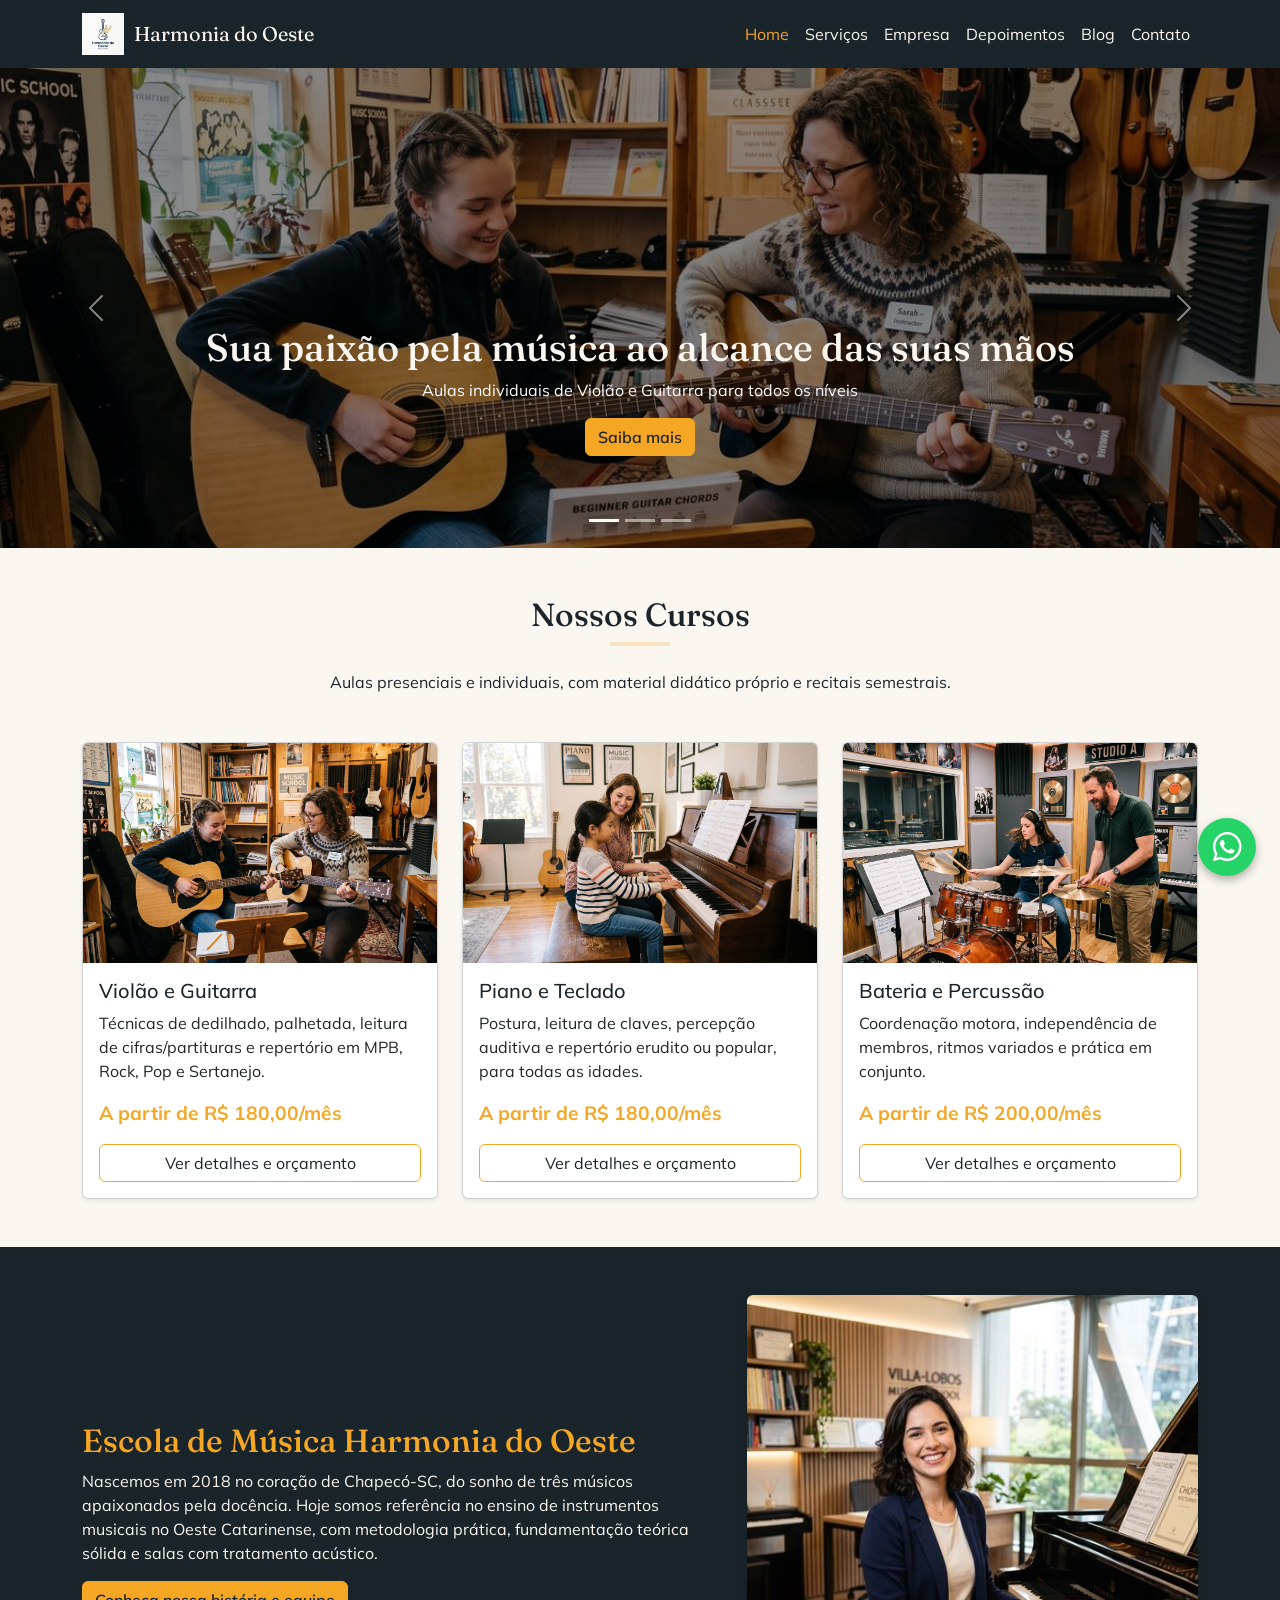
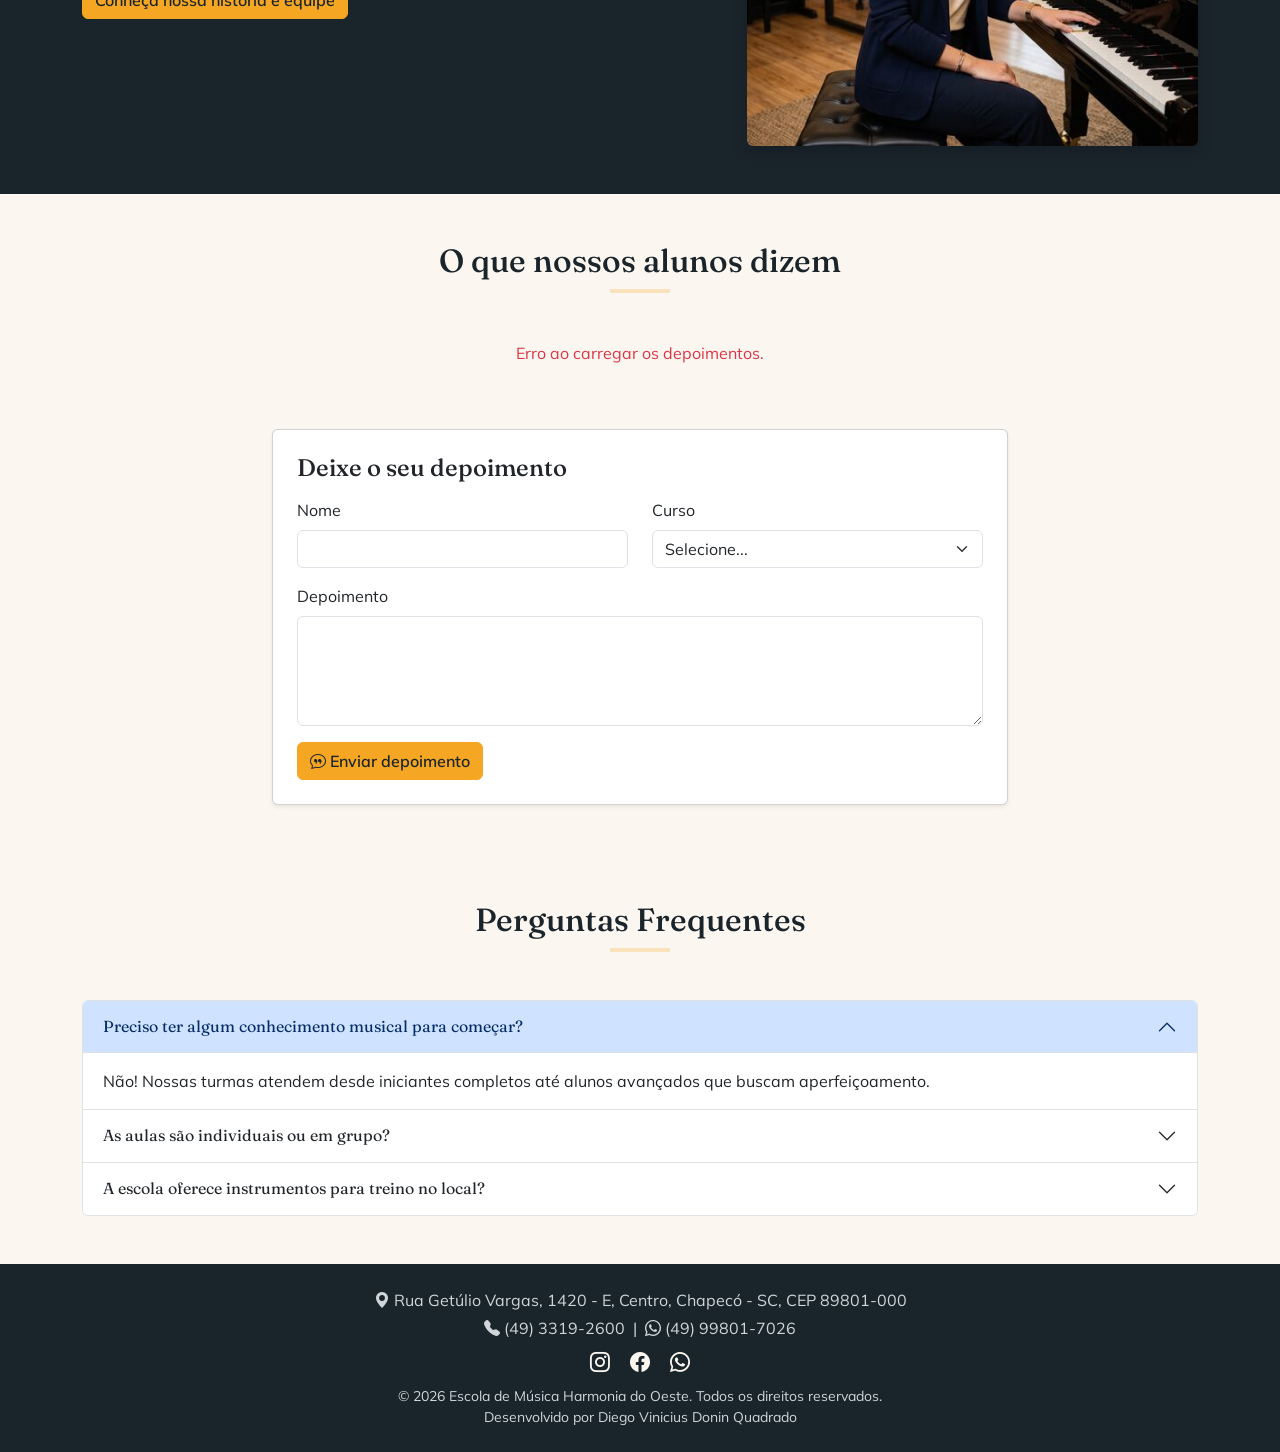
<file: index.html>
<!DOCTYPE html>
<html lang="pt-br">
<head>
  <meta charset="UTF-8">
  <meta name="viewport" content="width=device-width, initial-scale=1.0">
  <title>Harmonia do Oeste - Escola de Música em Chapecó</title>

  <!-- Bootstrap CSS -->
  <link href="https://cdn.jsdelivr.net/npm/bootstrap@5.3.3/dist/css/bootstrap.min.css" rel="stylesheet">
  <!-- Ícones do Bootstrap -->
  <link rel="stylesheet" href="https://cdn.jsdelivr.net/npm/bootstrap-icons@1.11.3/font/bootstrap-icons.css">
  <!-- Fontes do Google -->
  <link rel="preconnect" href="https://fonts.googleapis.com">
  <link href="https://fonts.googleapis.com/css2?family=Fraunces:wght@600;700&family=Mulish:wght@400;600;700&display=swap" rel="stylesheet">
  <!-- Nosso CSS customizado -->
  <link rel="stylesheet" href="css/style.css">
</head>
<body>

  <nav class="navbar navbar-expand-lg navbar-harmonia sticky-top">
    <div class="container">
      <a class="navbar-brand d-flex align-items-center" href="index.html">
        <img src="img/logo.jpg" alt="Logo Harmonia do Oeste">
        Harmonia do Oeste
      </a>
      <button class="navbar-toggler" type="button" data-bs-toggle="collapse" data-bs-target="#menuPrincipal">
        <span class="navbar-toggler-icon"></span>
      </button>
      <div class="collapse navbar-collapse" id="menuPrincipal">
        <ul class="navbar-nav ms-auto">
          <li class="nav-item"><a class="nav-link active" href="index.html">Home</a></li>
          <li class="nav-item"><a class="nav-link" href="index.html#servicos">Serviços</a></li>
          <li class="nav-item"><a class="nav-link" href="empresa.html">Empresa</a></li>
          <li class="nav-item"><a class="nav-link" href="index.html#depoimentos">Depoimentos</a></li>
          <li class="nav-item"><a class="nav-link" href="blog.html">Blog</a></li>
          <li class="nav-item"><a class="nav-link" href="contato.html">Contato</a></li>
        </ul>
      </div>
    </div>
  </nav>

  <div id="carroselServicos" class="carousel slide" data-bs-ride="carousel">
    <div class="carousel-indicators">
      <button type="button" data-bs-target="#carroselServicos" data-bs-slide-to="0" class="active"></button>
      <button type="button" data-bs-target="#carroselServicos" data-bs-slide-to="1"></button>
      <button type="button" data-bs-target="#carroselServicos" data-bs-slide-to="2"></button>
    </div>
    <div class="carousel-inner">
      <div class="carousel-item active">
        <img src="img/servico-violao.jpg" alt="Aulas de violão e guitarra">
        <div class="carousel-caption">
          <h2>Sua paixão pela música ao alcance das suas mãos</h2>
          <p>Aulas individuais de Violão e Guitarra para todos os níveis</p>
          <a href="servico-violao.html" class="btn btn-ambar">Saiba mais</a>
        </div>
      </div>
      <div class="carousel-item">
        <img src="img/servico-piano.jpg" alt="Aulas de piano e teclado">
        <div class="carousel-caption">
          <h2>Descubra o piano e o teclado</h2>
          <p>Turmas para crianças, jovens e adultos, do zero ao avançado</p>
          <a href="servico-piano.html" class="btn btn-ambar">Saiba mais</a>
        </div>
      </div>
      <div class="carousel-item">
        <img src="img/servico-bateria.jpg" alt="Aulas de bateria e percussão">
        <div class="carousel-caption">
          <h2>Encontre o seu ritmo</h2>
          <p>Bateria e percussão com professores especializados</p>
          <a href="servico-bateria.html" class="btn btn-ambar">Saiba mais</a>
        </div>
      </div>
    </div>
    <button class="carousel-control-prev" type="button" data-bs-target="#carroselServicos" data-bs-slide="prev">
      <span class="carousel-control-prev-icon"></span>
    </button>
    <button class="carousel-control-next" type="button" data-bs-target="#carroselServicos" data-bs-slide="next">
      <span class="carousel-control-next-icon"></span>
    </button>
  </div>

  <section id="servicos" class="container py-5">
    <div class="text-center mb-5">
      <h2 class="fw-titulo">Nossos Cursos</h2>
      <hr class="linha-dourada">
      <p>Aulas presenciais e individuais, com material didático próprio e recitais semestrais.</p>
    </div>

    <div class="row g-4">

      <div class="col-md-4">
        <div class="card card-servico h-100 shadow-sm">
          <img src="img/servico-violao.jpg" class="card-img-top" alt="Aulas de Violão e Guitarra">
          <div class="card-body d-flex flex-column">
            <h5 class="card-title">Violão e Guitarra</h5>
            <p class="card-text">Técnicas de dedilhado, palhetada, leitura de cifras/partituras e repertório em MPB, Rock, Pop e Sertanejo.</p>
            <p class="preco-servico mb-3">A partir de R$ 180,00/mês <!-- valor de exemplo, ajuste conforme sua tabela real --></p>
            <a href="servico-violao.html" class="btn btn-outline-ambar mt-auto">Ver detalhes e orçamento</a>
          </div>
        </div>
      </div>

      <div class="col-md-4">
        <div class="card card-servico h-100 shadow-sm">
          <img src="img/servico-piano.jpg" class="card-img-top" alt="Aulas de Piano e Teclado">
          <div class="card-body d-flex flex-column">
            <h5 class="card-title">Piano e Teclado</h5>
            <p class="card-text">Postura, leitura de claves, percepção auditiva e repertório erudito ou popular, para todas as idades.</p>
            <p class="preco-servico mb-3">A partir de R$ 180,00/mês <!-- valor de exemplo, ajuste conforme sua tabela real --></p>
            <a href="servico-piano.html" class="btn btn-outline-ambar mt-auto">Ver detalhes e orçamento</a>
          </div>
        </div>
      </div>

      <div class="col-md-4">
        <div class="card card-servico h-100 shadow-sm">
          <img src="img/servico-bateria.jpg" class="card-img-top" alt="Aulas de Bateria e Percussão">
          <div class="card-body d-flex flex-column">
            <h5 class="card-title">Bateria e Percussão</h5>
            <p class="card-text">Coordenação motora, independência de membros, ritmos variados e prática em conjunto.</p>
            <p class="preco-servico mb-3">A partir de R$ 200,00/mês <!-- valor de exemplo, ajuste conforme sua tabela real --></p>
            <a href="servico-bateria.html" class="btn btn-outline-ambar mt-auto">Ver detalhes e orçamento</a>
          </div>
        </div>
      </div>

    </div>
  </section>

  <section class="secao-escura py-5">
    <div class="container">
      <div class="row align-items-center g-4">
        <div class="col-lg-7">
          <h2>Escola de Música Harmonia do Oeste</h2>
          <p>
            Nascemos em 2018 no coração de Chapecó-SC, do sonho de três músicos apaixonados pela docência.
            Hoje somos referência no ensino de instrumentos musicais no Oeste Catarinense, com metodologia
            prática, fundamentação teórica sólida e salas com tratamento acústico.
          </p>
          <a href="empresa.html" class="btn btn-ambar">Conheça nossa história e equipe</a>
        </div>
        <div class="col-lg-5">
          <img src="img/prof-mariana.jpg" alt="Professora dando aula de música" class="img-fluid rounded shadow">
        </div>
      </div>
    </div>
  </section>

  <section id="depoimentos" class="container py-5">
    <div class="text-center mb-5">
      <h2 class="fw-titulo">O que nossos alunos dizem</h2>
      <hr class="linha-dourada">
    </div>

    <!-- Os cards são montados pelo JavaScript (js/depoimentos.js)
         com os dados da tabela "depoimentos" do banco -->
    <div class="row g-4" id="listaDepoimentos">
      <p class="text-center text-muted">Carregando depoimentos...</p>
    </div>

    <!-- Formulário para o aluno enviar um novo depoimento -->
    <div class="row justify-content-center mt-5">
      <div class="col-lg-8">
        <div class="card shadow-sm p-4">
          <h4 class="mb-3">Deixe o seu depoimento</h4>
          <form id="formDepoimento">
            <div class="row">
              <div class="col-md-6 mb-3">
                <label class="form-label">Nome</label>
                <input type="text" name="nome" class="form-control" maxlength="100" required>
              </div>
              <div class="col-md-6 mb-3">
                <label class="form-label">Curso</label>
                <select name="curso" class="form-select">
                  <option value="">Selecione...</option>
                  <option>Violão e Guitarra</option>
                  <option>Piano e Teclado</option>
                  <option>Bateria e Percussão</option>
                </select>
              </div>
            </div>
            <div class="mb-3">
              <label class="form-label">Depoimento</label>
              <textarea name="texto" class="form-control" rows="4" required></textarea>
            </div>
            <button type="submit" class="btn btn-ambar"><i class="bi bi-chat-quote"></i> Enviar depoimento</button>
          </form>
          <div id="alertaDepoimento" class="d-none"></div>
        </div>
      </div>
    </div>
  </section>

  <section class="container py-5">
    <div class="text-center mb-5">
      <h2 class="fw-titulo">Perguntas Frequentes</h2>
      <hr class="linha-dourada">
    </div>

    <div class="accordion" id="faqAccordion">

      <div class="accordion-item">
        <h2 class="accordion-header">
          <button class="accordion-button" type="button" data-bs-toggle="collapse" data-bs-target="#faq1">
            Preciso ter algum conhecimento musical para começar?
          </button>
        </h2>
        <div id="faq1" class="accordion-collapse collapse show" data-bs-parent="#faqAccordion">
          <div class="accordion-body">
            Não! Nossas turmas atendem desde iniciantes completos até alunos avançados que buscam aperfeiçoamento.
          </div>
        </div>
      </div>

      <div class="accordion-item">
        <h2 class="accordion-header">
          <button class="accordion-button collapsed" type="button" data-bs-toggle="collapse" data-bs-target="#faq2">
            As aulas são individuais ou em grupo?
          </button>
        </h2>
        <div id="faq2" class="accordion-collapse collapse" data-bs-parent="#faqAccordion">
          <div class="accordion-body">
            As aulas são presenciais e individuais, respeitando o ritmo de aprendizado de cada aluno.
          </div>
        </div>
      </div>

      <div class="accordion-item">
        <h2 class="accordion-header">
          <button class="accordion-button collapsed" type="button" data-bs-toggle="collapse" data-bs-target="#faq3">
            A escola oferece instrumentos para treino no local?
          </button>
        </h2>
        <div id="faq3" class="accordion-collapse collapse" data-bs-parent="#faqAccordion">
          <div class="accordion-body">
            Sim, contamos com instrumentos de alta qualidade disponíveis para treino, além de salas com tratamento acústico.
          </div>
        </div>
      </div>

    </div>
  </section>

  <footer class="py-4">
    <div class="container text-center">
      <p class="mb-1"><i class="bi bi-geo-alt-fill"></i> Rua Getúlio Vargas, 1420 - E, Centro, Chapecó - SC, CEP 89801-000</p>
      <p class="mb-1"><i class="bi bi-telephone-fill"></i> (49) 3319-2600 &nbsp;|&nbsp; <i class="bi bi-whatsapp"></i> (49) 99801-7026</p>
      <div class="my-2">
        <a href="#" class="mx-2" title="Instagram"><i class="bi bi-instagram fs-5"></i></a>
        <a href="#" class="mx-2" title="Facebook"><i class="bi bi-facebook fs-5"></i></a>
        <a href="https://wa.me/5549998017026" class="mx-2" title="WhatsApp"><i class="bi bi-whatsapp fs-5"></i></a>
      </div>
      <p class="small mb-0">&copy; 2026 Escola de Música Harmonia do Oeste. Todos os direitos reservados.</p>
      <p class="small mb-0">Desenvolvido por Diego Vinicius Donin Quadrado</p>
    </div>
  </footer>

  <a href="https://wa.me/5549998017026" class="whatsapp-flutuante" target="_blank" title="Fale conosco pelo WhatsApp">
    <i class="bi bi-whatsapp"></i>
  </a>

  <script src="https://cdn.jsdelivr.net/npm/bootstrap@5.3.3/dist/js/bootstrap.bundle.min.js"></script>
  <script src="js/funcoes.js"></script>
  <script src="js/depoimentos.js"></script>
</body>
</html>
</file>
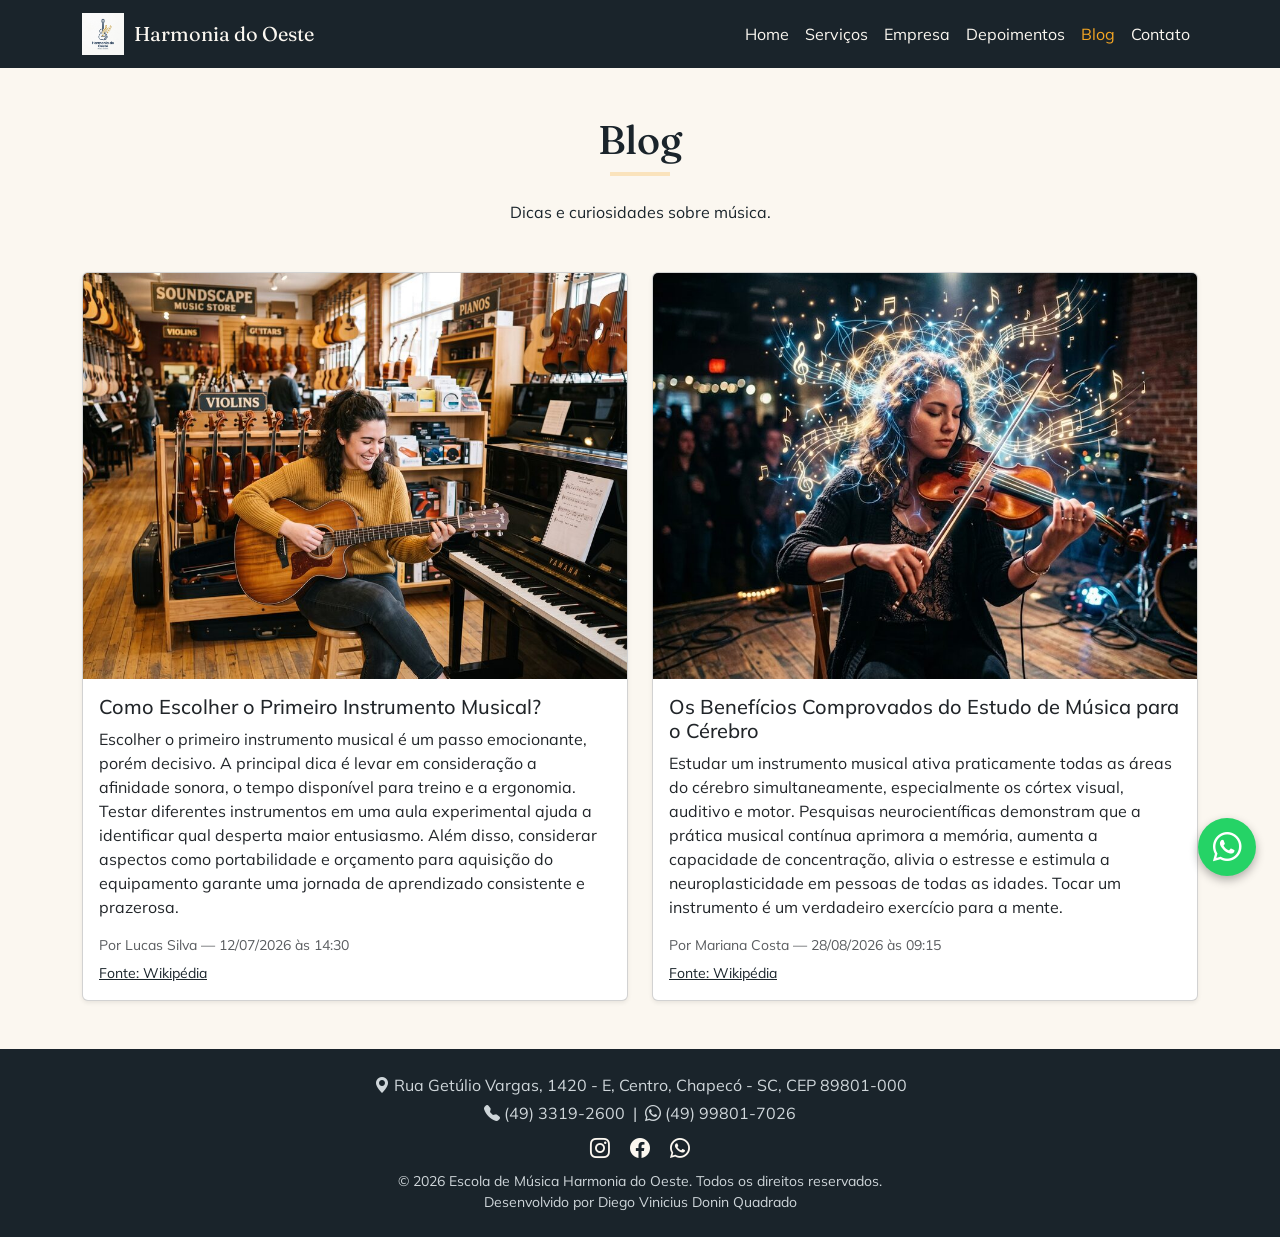
<file: blog.html>
<!DOCTYPE html>
<html lang="pt-br">
<head>
  <meta charset="UTF-8">
  <meta name="viewport" content="width=device-width, initial-scale=1.0">
  <title>Blog - Harmonia do Oeste</title>

  <link href="https://cdn.jsdelivr.net/npm/bootstrap@5.3.3/dist/css/bootstrap.min.css" rel="stylesheet">
  <link rel="stylesheet" href="https://cdn.jsdelivr.net/npm/bootstrap-icons@1.11.3/font/bootstrap-icons.css">
  <link rel="preconnect" href="https://fonts.googleapis.com">
  <link href="https://fonts.googleapis.com/css2?family=Fraunces:wght@600;700&family=Mulish:wght@400;600;700&display=swap" rel="stylesheet">
  <link rel="stylesheet" href="css/style.css">
</head>
<body>

  <nav class="navbar navbar-expand-lg navbar-harmonia sticky-top">
    <div class="container">
      <a class="navbar-brand d-flex align-items-center" href="index.html">
        <img src="img/logo.jpg" alt="Logo Harmonia do Oeste">
        Harmonia do Oeste
      </a>
      <button class="navbar-toggler" type="button" data-bs-toggle="collapse" data-bs-target="#menuPrincipal">
        <span class="navbar-toggler-icon"></span>
      </button>
      <div class="collapse navbar-collapse" id="menuPrincipal">
        <ul class="navbar-nav ms-auto">
          <li class="nav-item"><a class="nav-link" href="index.html">Home</a></li>
          <li class="nav-item"><a class="nav-link" href="index.html#servicos">Serviços</a></li>
          <li class="nav-item"><a class="nav-link" href="empresa.html">Empresa</a></li>
          <li class="nav-item"><a class="nav-link" href="index.html#depoimentos">Depoimentos</a></li>
          <li class="nav-item"><a class="nav-link active" href="blog.html">Blog</a></li>
          <li class="nav-item"><a class="nav-link" href="contato.html">Contato</a></li>
        </ul>
      </div>
    </div>
  </nav>

  <section class="container py-5">
    <div class="text-center mb-5">
      <h1 class="fw-titulo">Blog</h1>
      <hr class="linha-dourada">
      <p>Dicas e curiosidades sobre música.</p>
    </div>

    <div class="row g-4">

      <div class="col-md-6">
        <div class="card h-100 shadow-sm">
          <img src="img/blog-instrumento.jpg" class="card-img-top" alt="Como escolher o primeiro instrumento musical">
          <div class="card-body">
            <h5 class="card-title">Como Escolher o Primeiro Instrumento Musical?</h5>
            <p class="card-text">
              Escolher o primeiro instrumento musical é um passo emocionante, porém decisivo. A principal
              dica é levar em consideração a afinidade sonora, o tempo disponível para treino e a
              ergonomia. Testar diferentes instrumentos em uma aula experimental ajuda a identificar qual
              desperta maior entusiasmo. Além disso, considerar aspectos como portabilidade e orçamento
              para aquisição do equipamento garante uma jornada de aprendizado consistente e prazerosa.
            </p>
            <p class="text-muted small mb-1">Por Lucas Silva — 12/07/2026 às 14:30</p>
            <a href="https://pt.wikipedia.org/wiki/Instrumento_musical" target="_blank" class="small">Fonte: Wikipédia</a>
          </div>
        </div>
      </div>

      <div class="col-md-6">
        <div class="card h-100 shadow-sm">
          <img src="img/blog-beneficios.jpg" class="card-img-top" alt="Benefícios do estudo de música para o cérebro">
          <div class="card-body">
            <h5 class="card-title">Os Benefícios Comprovados do Estudo de Música para o Cérebro</h5>
            <p class="card-text">
              Estudar um instrumento musical ativa praticamente todas as áreas do cérebro simultaneamente,
              especialmente os córtex visual, auditivo e motor. Pesquisas neurocientíficas demonstram que a
              prática musical contínua aprimora a memória, aumenta a capacidade de concentração, alivia o
              estresse e estimula a neuroplasticidade em pessoas de todas as idades. Tocar um instrumento é
              um verdadeiro exercício para a mente.
            </p>
            <p class="text-muted small mb-1">Por Mariana Costa — 28/08/2026 às 09:15</p>
            <a href="https://pt.wikipedia.org/wiki/Educa%C3%A7%C3%A3o_musical" target="_blank" class="small">Fonte: Wikipédia</a>
          </div>
        </div>
      </div>

    </div>
  </section>

  <footer class="py-4">
    <div class="container text-center">
      <p class="mb-1"><i class="bi bi-geo-alt-fill"></i> Rua Getúlio Vargas, 1420 - E, Centro, Chapecó - SC, CEP 89801-000</p>
      <p class="mb-1"><i class="bi bi-telephone-fill"></i> (49) 3319-2600 &nbsp;|&nbsp; <i class="bi bi-whatsapp"></i> (49) 99801-7026</p>
      <div class="my-2">
        <a href="#" class="mx-2" title="Instagram"><i class="bi bi-instagram fs-5"></i></a>
        <a href="#" class="mx-2" title="Facebook"><i class="bi bi-facebook fs-5"></i></a>
        <a href="https://wa.me/5549998017026" class="mx-2" title="WhatsApp"><i class="bi bi-whatsapp fs-5"></i></a>
      </div>
      <p class="small mb-0">&copy; 2026 Escola de Música Harmonia do Oeste. Todos os direitos reservados.</p>
      <p class="small mb-0">Desenvolvido por Diego Vinicius Donin Quadrado</p>
    </div>
  </footer>

  <a href="https://wa.me/5549998017026" class="whatsapp-flutuante" target="_blank" title="Fale conosco pelo WhatsApp">
    <i class="bi bi-whatsapp"></i>
  </a>

  <script src="https://cdn.jsdelivr.net/npm/bootstrap@5.3.3/dist/js/bootstrap.bundle.min.js"></script>
</body>
</html>
</file>
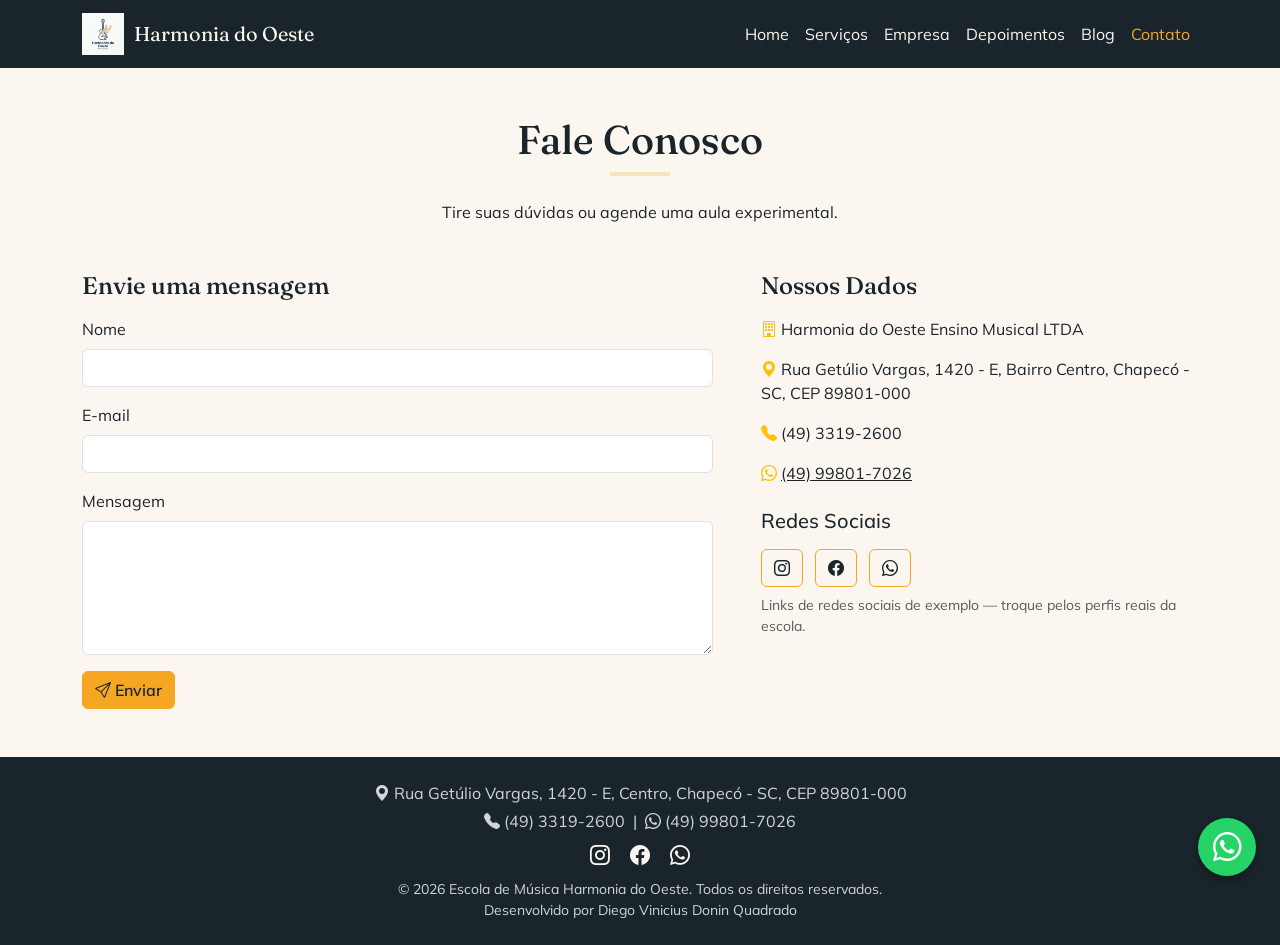
<file: contato.html>
<!DOCTYPE html>
<html lang="pt-br">
<head>
  <meta charset="UTF-8">
  <meta name="viewport" content="width=device-width, initial-scale=1.0">
  <title>Contato - Harmonia do Oeste</title>

  <link href="https://cdn.jsdelivr.net/npm/bootstrap@5.3.3/dist/css/bootstrap.min.css" rel="stylesheet">
  <link rel="stylesheet" href="https://cdn.jsdelivr.net/npm/bootstrap-icons@1.11.3/font/bootstrap-icons.css">
  <link rel="preconnect" href="https://fonts.googleapis.com">
  <link href="https://fonts.googleapis.com/css2?family=Fraunces:wght@600;700&family=Mulish:wght@400;600;700&display=swap" rel="stylesheet">
  <link rel="stylesheet" href="css/style.css">
</head>
<body>

  <!-- ===================== MENU PRINCIPAL ===================== -->
  <nav class="navbar navbar-expand-lg navbar-harmonia sticky-top">
    <div class="container">
      <a class="navbar-brand d-flex align-items-center" href="index.html">
        <img src="img/logo.jpg" alt="Logo Harmonia do Oeste">
        Harmonia do Oeste
      </a>
      <button class="navbar-toggler" type="button" data-bs-toggle="collapse" data-bs-target="#menuPrincipal">
        <span class="navbar-toggler-icon"></span>
      </button>
      <div class="collapse navbar-collapse" id="menuPrincipal">
        <ul class="navbar-nav ms-auto">
          <li class="nav-item"><a class="nav-link" href="index.html">Home</a></li>
          <li class="nav-item"><a class="nav-link" href="index.html#servicos">Serviços</a></li>
          <li class="nav-item"><a class="nav-link" href="empresa.html">Empresa</a></li>
          <li class="nav-item"><a class="nav-link" href="index.html#depoimentos">Depoimentos</a></li>
          <li class="nav-item"><a class="nav-link" href="blog.html">Blog</a></li>
          <li class="nav-item"><a class="nav-link active" href="contato.html">Contato</a></li>
        </ul>
      </div>
    </div>
  </nav>

  <section class="container py-5">
    <div class="text-center mb-5">
      <h1 class="fw-titulo">Fale Conosco</h1>
      <hr class="linha-dourada">
      <p>Tire suas dúvidas ou agende uma aula experimental.</p>
    </div>

    <div class="row g-5">

      <!-- Formulário de contato -->
      <div class="col-lg-7">
        <h4 class="mb-3">Envie uma mensagem</h4>
        <!-- O JavaScript (js/contato.js) envia este formulário para
             php/salvar_contato.php, que grava na tabela "contatos" -->
        <form id="formContato">
          <div class="mb-3">
            <label class="form-label">Nome</label>
            <input type="text" name="nome" class="form-control" required>
          </div>
          <div class="mb-3">
            <label class="form-label">E-mail</label>
            <input type="email" name="email" class="form-control" required>
          </div>
          <div class="mb-3">
            <label class="form-label">Mensagem</label>
            <textarea name="mensagem" class="form-control" rows="5" required></textarea>
          </div>
          <button type="submit" class="btn btn-ambar">
            <i class="bi bi-send"></i> Enviar
          </button>
        </form>
        <div id="alertaContato" class="d-none"></div>
      </div>

      <!-- Dados de contato -->
      <div class="col-lg-5">
        <h4 class="mb-3">Nossos Dados</h4>
        <ul class="list-unstyled">
          <li class="mb-3"><i class="bi bi-building text-warning"></i> Harmonia do Oeste Ensino Musical LTDA</li>
          <li class="mb-3"><i class="bi bi-geo-alt-fill text-warning"></i> Rua Getúlio Vargas, 1420 - E, Bairro Centro, Chapecó - SC, CEP 89801-000</li>
          <li class="mb-3"><i class="bi bi-telephone-fill text-warning"></i> (49) 3319-2600</li>
          <li class="mb-3"><i class="bi bi-whatsapp text-warning"></i> <a href="https://wa.me/5549998017026" target="_blank">(49) 99801-7026</a></li>
        </ul>

        <h5 class="mt-4 mb-3">Redes Sociais</h5>
        <a href="#" class="btn btn-outline-ambar me-2" title="Instagram"><i class="bi bi-instagram"></i></a>
        <a href="#" class="btn btn-outline-ambar me-2" title="Facebook"><i class="bi bi-facebook"></i></a>
        <a href="https://wa.me/5549998017026" class="btn btn-outline-ambar" title="WhatsApp" target="_blank"><i class="bi bi-whatsapp"></i></a>
        <p class="text-muted small mt-2">Links de redes sociais de exemplo — troque pelos perfis reais da escola.</p>
      </div>
    </div>
  </section>

  <!-- ===================== RODAPÉ ===================== -->
  <footer class="py-4">
    <div class="container text-center">
      <p class="mb-1"><i class="bi bi-geo-alt-fill"></i> Rua Getúlio Vargas, 1420 - E, Centro, Chapecó - SC, CEP 89801-000</p>
      <p class="mb-1"><i class="bi bi-telephone-fill"></i> (49) 3319-2600 &nbsp;|&nbsp; <i class="bi bi-whatsapp"></i> (49) 99801-7026</p>
      <div class="my-2">
        <a href="#" class="mx-2" title="Instagram"><i class="bi bi-instagram fs-5"></i></a>
        <a href="#" class="mx-2" title="Facebook"><i class="bi bi-facebook fs-5"></i></a>
        <a href="https://wa.me/5549998017026" class="mx-2" title="WhatsApp"><i class="bi bi-whatsapp fs-5"></i></a>
      </div>
      <p class="small mb-0">&copy; 2026 Escola de Música Harmonia do Oeste. Todos os direitos reservados.</p>
      <p class="small mb-0">Desenvolvido por Diego Vinicius Donin Quadrado</p>
    </div>
  </footer>

  <a href="https://wa.me/5549998017026" class="whatsapp-flutuante" target="_blank" title="Fale conosco pelo WhatsApp">
    <i class="bi bi-whatsapp"></i>
  </a>

  <script src="https://cdn.jsdelivr.net/npm/bootstrap@5.3.3/dist/js/bootstrap.bundle.min.js"></script>
  <script src="js/funcoes.js"></script>
  <script src="js/contato.js"></script>
</body>
</html>
</file>
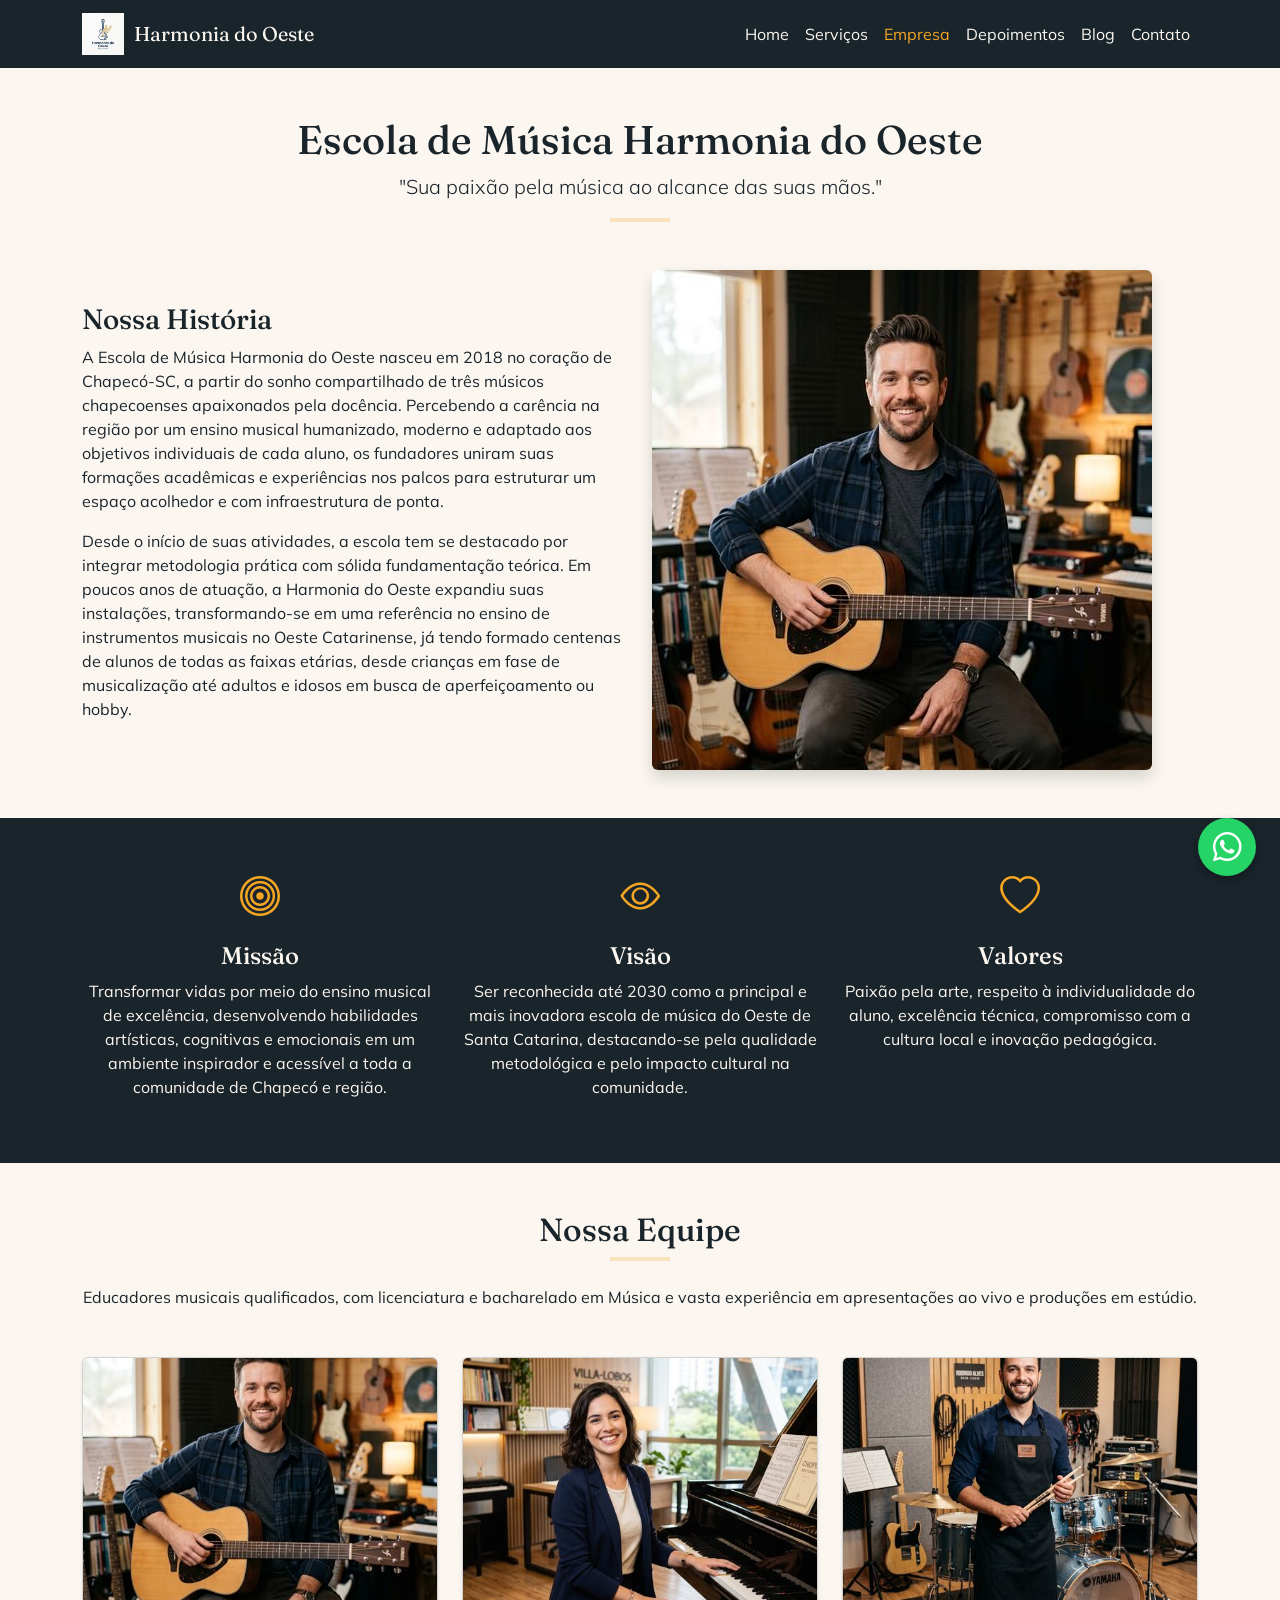
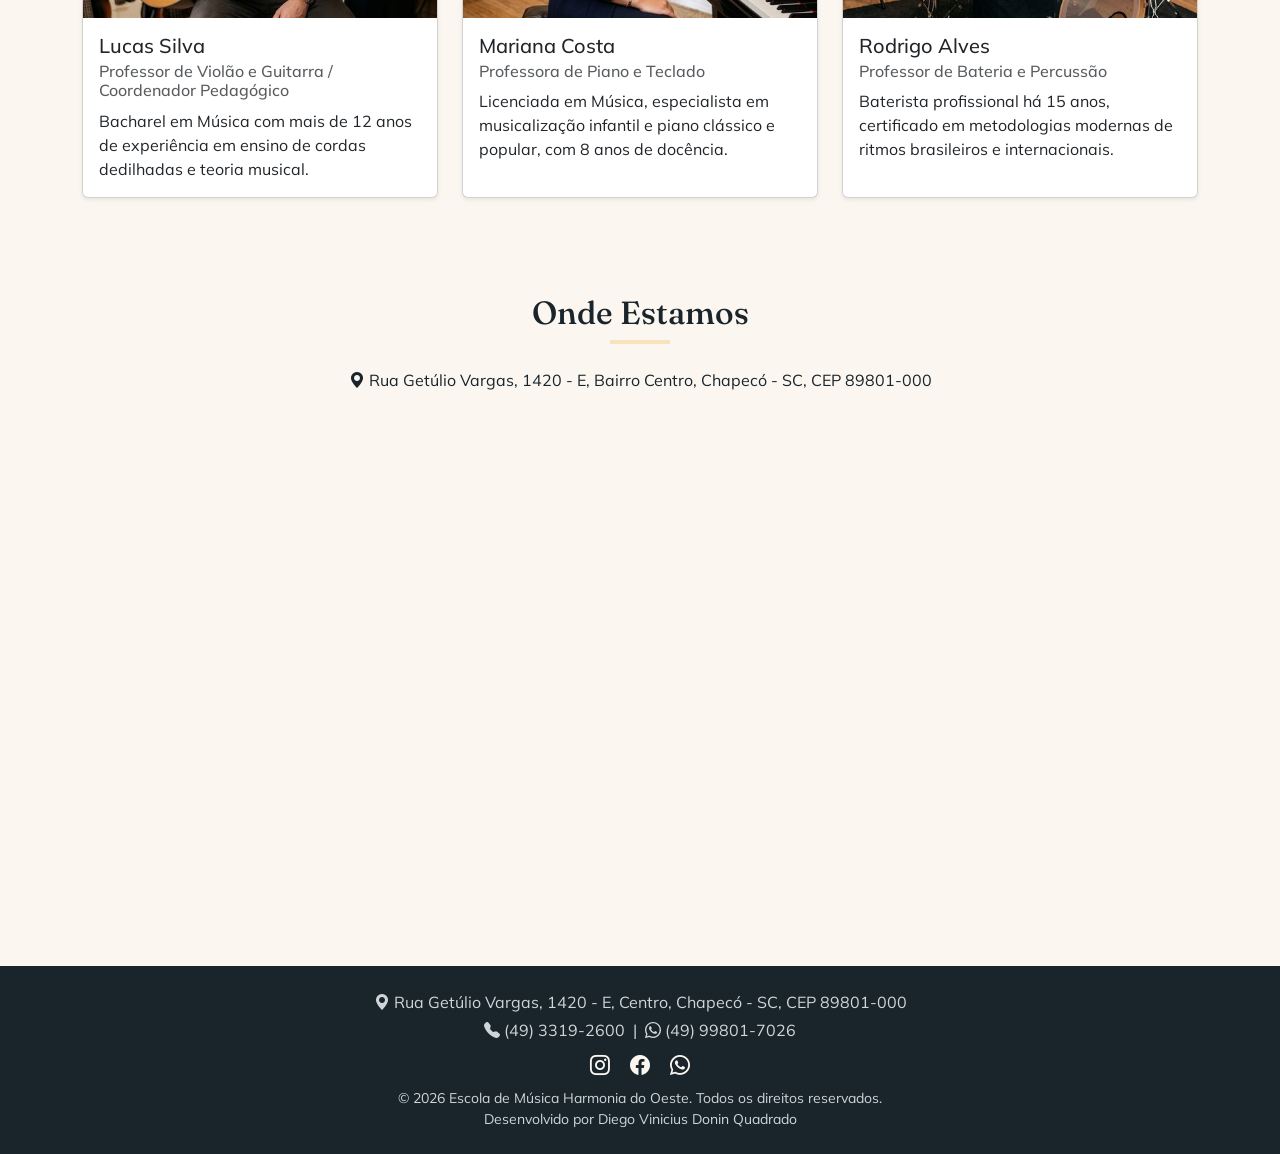
<file: empresa.html>
<!DOCTYPE html>
<html lang="pt-br">
<head>
  <meta charset="UTF-8">
  <meta name="viewport" content="width=device-width, initial-scale=1.0">
  <title>Nossa Empresa - Harmonia do Oeste</title>

  <link href="https://cdn.jsdelivr.net/npm/bootstrap@5.3.3/dist/css/bootstrap.min.css" rel="stylesheet">
  <link rel="stylesheet" href="https://cdn.jsdelivr.net/npm/bootstrap-icons@1.11.3/font/bootstrap-icons.css">
  <link rel="preconnect" href="https://fonts.googleapis.com">
  <link href="https://fonts.googleapis.com/css2?family=Fraunces:wght@600;700&family=Mulish:wght@400;600;700&display=swap" rel="stylesheet">
  <link rel="stylesheet" href="css/style.css">
</head>
<body>

  <!-- ===================== MENU PRINCIPAL ===================== -->
  <nav class="navbar navbar-expand-lg navbar-harmonia sticky-top">
    <div class="container">
      <a class="navbar-brand d-flex align-items-center" href="index.html">
        <img src="img/logo.jpg" alt="Logo Harmonia do Oeste">
        Harmonia do Oeste
      </a>
      <button class="navbar-toggler" type="button" data-bs-toggle="collapse" data-bs-target="#menuPrincipal">
        <span class="navbar-toggler-icon"></span>
      </button>
      <div class="collapse navbar-collapse" id="menuPrincipal">
        <ul class="navbar-nav ms-auto">
          <li class="nav-item"><a class="nav-link" href="index.html">Home</a></li>
          <li class="nav-item"><a class="nav-link" href="index.html#servicos">Serviços</a></li>
          <li class="nav-item"><a class="nav-link active" href="empresa.html">Empresa</a></li>
          <li class="nav-item"><a class="nav-link" href="index.html#depoimentos">Depoimentos</a></li>
          <li class="nav-item"><a class="nav-link" href="blog.html">Blog</a></li>
          <li class="nav-item"><a class="nav-link" href="contato.html">Contato</a></li>
        </ul>
      </div>
    </div>
  </nav>

  <!-- ===================== HISTÓRIA ===================== -->
  <section class="container py-5">
    <div class="text-center mb-5">
      <h1 class="fw-titulo">Escola de Música Harmonia do Oeste</h1>
      <p class="lead">"Sua paixão pela música ao alcance das suas mãos."</p>
      <hr class="linha-dourada">
    </div>

    <div class="row align-items-center g-4">
      <div class="col-lg-6">
        <h3 class="fw-titulo">Nossa História</h3>
        <p>
          A Escola de Música Harmonia do Oeste nasceu em 2018 no coração de Chapecó-SC, a partir do sonho
          compartilhado de três músicos chapecoenses apaixonados pela docência. Percebendo a carência na
          região por um ensino musical humanizado, moderno e adaptado aos objetivos individuais de cada
          aluno, os fundadores uniram suas formações acadêmicas e experiências nos palcos para estruturar
          um espaço acolhedor e com infraestrutura de ponta.
        </p>
        <p>
          Desde o início de suas atividades, a escola tem se destacado por integrar metodologia prática com
          sólida fundamentação teórica. Em poucos anos de atuação, a Harmonia do Oeste expandiu suas
          instalações, transformando-se em uma referência no ensino de instrumentos musicais no Oeste
          Catarinense, já tendo formado centenas de alunos de todas as faixas etárias, desde crianças em
          fase de musicalização até adultos e idosos em busca de aperfeiçoamento ou hobby.
        </p>
      </div>
      <div class="col-lg-6">
        <img src="img/prof-lucas.jpg" alt="Fundador da escola de música" class="img-fluid rounded shadow">
      </div>
    </div>
  </section>

  <!-- ===================== MISSÃO / VISÃO / VALORES ===================== -->
  <section class="secao-escura py-5">
    <div class="container">
      <div class="row g-4 text-center">
        <div class="col-md-4">
          <i class="bi bi-bullseye fs-1" style="color: var(--dourado-ambar);"></i>
          <h4 class="mt-3">Missão</h4>
          <p>Transformar vidas por meio do ensino musical de excelência, desenvolvendo habilidades
             artísticas, cognitivas e emocionais em um ambiente inspirador e acessível a toda a
             comunidade de Chapecó e região.</p>
        </div>
        <div class="col-md-4">
          <i class="bi bi-eye fs-1" style="color: var(--dourado-ambar);"></i>
          <h4 class="mt-3">Visão</h4>
          <p>Ser reconhecida até 2030 como a principal e mais inovadora escola de música do Oeste de
             Santa Catarina, destacando-se pela qualidade metodológica e pelo impacto cultural na
             comunidade.</p>
        </div>
        <div class="col-md-4">
          <i class="bi bi-heart fs-1" style="color: var(--dourado-ambar);"></i>
          <h4 class="mt-3">Valores</h4>
          <p>Paixão pela arte, respeito à individualidade do aluno, excelência técnica, compromisso com
             a cultura local e inovação pedagógica.</p>
        </div>
      </div>
    </div>
  </section>

  <!-- ===================== EQUIPE / PROFISSIONAIS ===================== -->
  <section id="profissionais" class="container py-5">
    <div class="text-center mb-5">
      <h2 class="fw-titulo">Nossa Equipe</h2>
      <hr class="linha-dourada">
      <p>Educadores musicais qualificados, com licenciatura e bacharelado em Música e vasta experiência em
         apresentações ao vivo e produções em estúdio.</p>
    </div>

    <div class="row g-4">
      <div class="col-md-4">
        <div class="card card-profissional h-100 shadow-sm">
          <img src="img/prof-lucas.jpg" class="card-img-top" alt="Lucas Silva">
          <div class="card-body">
            <h5 class="card-title">Lucas Silva</h5>
            <h6 class="card-subtitle mb-2 text-muted">Professor de Violão e Guitarra / Coordenador Pedagógico</h6>
            <p class="card-text">Bacharel em Música com mais de 12 anos de experiência em ensino de cordas dedilhadas e teoria musical.</p>
          </div>
        </div>
      </div>
      <div class="col-md-4">
        <div class="card card-profissional h-100 shadow-sm">
          <img src="img/prof-mariana.jpg" class="card-img-top" alt="Mariana Costa">
          <div class="card-body">
            <h5 class="card-title">Mariana Costa</h5>
            <h6 class="card-subtitle mb-2 text-muted">Professora de Piano e Teclado</h6>
            <p class="card-text">Licenciada em Música, especialista em musicalização infantil e piano clássico e popular, com 8 anos de docência.</p>
          </div>
        </div>
      </div>
      <div class="col-md-4">
        <div class="card card-profissional h-100 shadow-sm">
          <img src="img/prof-rodrigo.jpg" class="card-img-top" alt="Rodrigo Alves">
          <div class="card-body">
            <h5 class="card-title">Rodrigo Alves</h5>
            <h6 class="card-subtitle mb-2 text-muted">Professor de Bateria e Percussão</h6>
            <p class="card-text">Baterista profissional há 15 anos, certificado em metodologias modernas de ritmos brasileiros e internacionais.</p>
          </div>
        </div>
      </div>
    </div>
  </section>

  <!-- ===================== ENDEREÇO E MAPA ===================== -->
  <section class="container py-5">
    <div class="text-center mb-5">
      <h2 class="fw-titulo">Onde Estamos</h2>
      <hr class="linha-dourada">
      <p><i class="bi bi-geo-alt-fill"></i> Rua Getúlio Vargas, 1420 - E, Bairro Centro, Chapecó - SC, CEP 89801-000</p>
    </div>
    <div class="ratio ratio-21x9">
      <iframe
        src="https://www.google.com/maps?q=Rua+Get%C3%BAlio+Vargas,+1420,+Centro,+Chapec%C3%B3+-+SC,+89801-000&output=embed"
        title="Localização da Harmonia do Oeste no Google Maps"
        style="border:0;" allowfullscreen loading="lazy">
      </iframe>
    </div>
  </section>

  <!-- ===================== RODAPÉ ===================== -->
  <footer class="py-4">
    <div class="container text-center">
      <p class="mb-1"><i class="bi bi-geo-alt-fill"></i> Rua Getúlio Vargas, 1420 - E, Centro, Chapecó - SC, CEP 89801-000</p>
      <p class="mb-1"><i class="bi bi-telephone-fill"></i> (49) 3319-2600 &nbsp;|&nbsp; <i class="bi bi-whatsapp"></i> (49) 99801-7026</p>
      <div class="my-2">
        <a href="#" class="mx-2" title="Instagram"><i class="bi bi-instagram fs-5"></i></a>
        <a href="#" class="mx-2" title="Facebook"><i class="bi bi-facebook fs-5"></i></a>
        <a href="https://wa.me/5549998017026" class="mx-2" title="WhatsApp"><i class="bi bi-whatsapp fs-5"></i></a>
      </div>
      <p class="small mb-0">&copy; 2026 Escola de Música Harmonia do Oeste. Todos os direitos reservados.</p>
      <p class="small mb-0">Desenvolvido por Diego Vinicius Donin Quadrado</p>
    </div>
  </footer>

  <a href="https://wa.me/5549998017026" class="whatsapp-flutuante" target="_blank" title="Fale conosco pelo WhatsApp">
    <i class="bi bi-whatsapp"></i>
  </a>

  <script src="https://cdn.jsdelivr.net/npm/bootstrap@5.3.3/dist/js/bootstrap.bundle.min.js"></script>
</body>
</html>
</file>
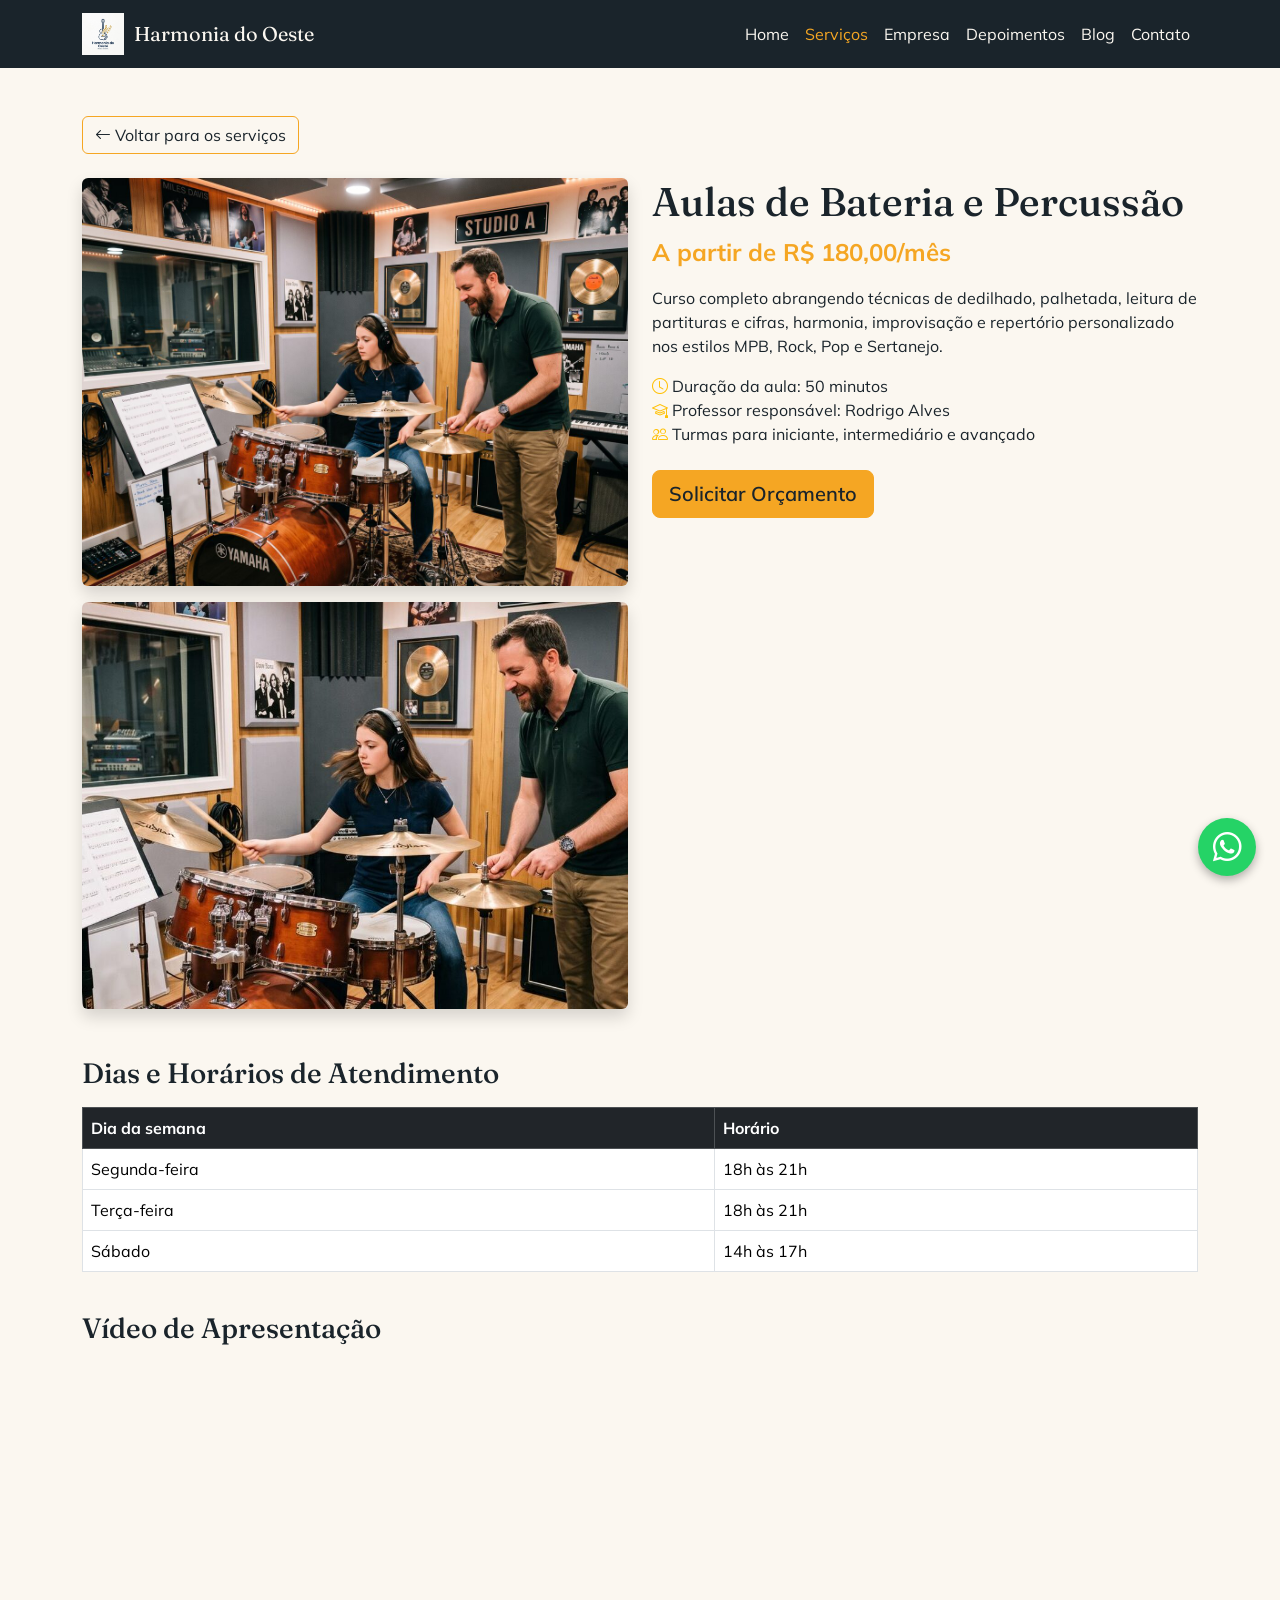
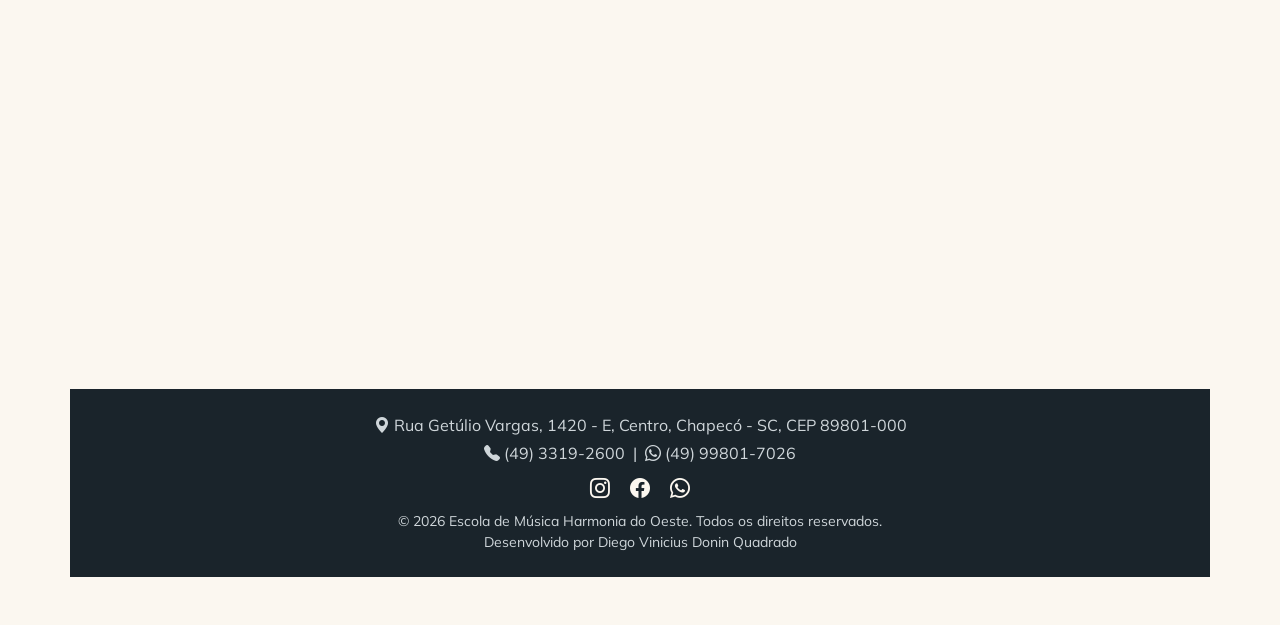
<file: servico-bateria.html>
<!DOCTYPE html>
<html lang="pt-br">
<head>
  <meta charset="UTF-8">
  <meta name="viewport" content="width=device-width, initial-scale=1.0">
  <title>Aulas de Bateria e Percussão - Harmonia do Oeste</title>

  <link href="https://cdn.jsdelivr.net/npm/bootstrap@5.3.3/dist/css/bootstrap.min.css" rel="stylesheet">
  <link rel="stylesheet" href="https://cdn.jsdelivr.net/npm/bootstrap-icons@1.11.3/font/bootstrap-icons.css">
  <link rel="preconnect" href="https://fonts.googleapis.com">
  <link href="https://fonts.googleapis.com/css2?family=Fraunces:wght@600;700&family=Mulish:wght@400;600;700&display=swap" rel="stylesheet">
  <link rel="stylesheet" href="css/style.css">
</head>
<body>

  <nav class="navbar navbar-expand-lg navbar-harmonia sticky-top">
    <div class="container">
      <a class="navbar-brand d-flex align-items-center" href="index.html">
        <img src="img/logo.jpg" alt="Logo Harmonia do Oeste">
        Harmonia do Oeste
      </a>
      <button class="navbar-toggler" type="button" data-bs-toggle="collapse" data-bs-target="#menuPrincipal">
        <span class="navbar-toggler-icon"></span>
      </button>
      <div class="collapse navbar-collapse" id="menuPrincipal">
        <ul class="navbar-nav ms-auto">
          <li class="nav-item"><a class="nav-link" href="index.html">Home</a></li>
          <li class="nav-item"><a class="nav-link active" href="index.html#servicos">Serviços</a></li>
          <li class="nav-item"><a class="nav-link" href="empresa.html">Empresa</a></li>
          <li class="nav-item"><a class="nav-link" href="index.html#depoimentos">Depoimentos</a></li>
          <li class="nav-item"><a class="nav-link" href="blog.html">Blog</a></li>
          <li class="nav-item"><a class="nav-link" href="contato.html">Contato</a></li>
        </ul>
      </div>
    </div>
  </nav>

  <div class="container py-5">

    <a href="index.html#servicos" class="btn btn-outline-ambar mb-4"><i class="bi bi-arrow-left"></i> Voltar para os serviços</a>

    <div class="row g-4">

      <div class="col-lg-6">
        <img src="img/servico-bateria.jpg" class="img-fluid rounded shadow mb-3" alt="Aula de Bateria e Percussão - foto 1">
        <img src="img/servico-bateria-2.jpg" class="img-fluid rounded shadow" alt="Aula de Bateria e Percussão - foto 2">
      </div>

      <div class="col-lg-6">
        <h1 class="fw-titulo">Aulas de Bateria e Percussão</h1>
        <p class="preco-servico fs-4">A partir de R$ 180,00/mês <!-- valor de exemplo, ajuste conforme sua tabela real --></p>

        <p>
          Curso completo abrangendo técnicas de dedilhado, palhetada, leitura de partituras e cifras,
          harmonia, improvisação e repertório personalizado nos estilos MPB, Rock, Pop e Sertanejo.
        </p>

        <ul class="list-unstyled">
          <li><i class="bi bi-clock text-warning"></i> Duração da aula: 50 minutos</li>
          <li><i class="bi bi-mortarboard text-warning"></i> Professor responsável: Rodrigo Alves</li>
          <li><i class="bi bi-people text-warning"></i> Turmas para iniciante, intermediário e avançado</li>
        </ul>

        <button type="button" class="btn btn-ambar btn-lg mt-2" data-bs-toggle="modal" data-bs-target="#modalOrcamento">
          Solicitar Orçamento
        </button>
      </div>
    </div>

    <div class="row mt-5">
      <div class="col-12">
        <h3 class="fw-titulo mb-3">Dias e Horários de Atendimento</h3>
        <div class="table-responsive">
          <table class="table table-bordered align-middle">
            <thead class="table-dark">
              <tr>
                <th>Dia da semana</th>
                <th>Horário</th>
              </tr>
            </thead>
            <tbody>
              <tr><td>Segunda-feira</td><td>18h às 21h</td></tr>
              <tr><td>Terça-feira</td><td>18h às 21h</td></tr>
              <tr><td>Sábado</td><td>14h às 17h</td></tr>
            </tbody>
          </table>
    </div>

    <div class="row mt-4">
      <div class="col-12">
        <h3 class="fw-titulo mb-3">Vídeo de Apresentação</h3>
        <div class="ratio ratio-16x9">
          <iframe src="https://www.youtube.com/embed/Ru69tTjOM5E" title="Apresentação de Bateria" allowfullscreen></iframe>
        </div>
      </div>
    </div>

  </div>

  <div class="modal fade" id="modalOrcamento" tabindex="-1" aria-labelledby="modalOrcamentoLabel" aria-hidden="true">
    <div class="modal-dialog">
      <div class="modal-content">
        <div class="modal-header">
          <h5 class="modal-title" id="modalOrcamentoLabel">Solicitar Orçamento - Bateria e Percussão</h5>
          <button type="button" class="btn-close" data-bs-dismiss="modal"></button>
        </div>
        <div class="modal-body">
          <!-- Formulário de orçamento: o JavaScript (js/orcamento.js) envia
               estes dados para php/salvar_orcamento.php, que grava no banco -->
          <form id="formOrcamento">
            <!-- campo escondido para o banco saber de qual curso é o orçamento -->
            <input type="hidden" name="servico" value="Bateria e Percussão">
            <div class="mb-3">
              <label class="form-label">Nome</label>
              <input type="text" name="nome" class="form-control" required>
            </div>
            <div class="mb-3">
              <label class="form-label">E-mail</label>
              <input type="email" name="email" class="form-control" required>
            </div>
            <div class="mb-3">
              <label class="form-label">Telefone</label>
              <input type="tel" name="telefone" class="form-control" required>
            </div>
            <div class="mb-3">
              <label class="form-label">Endereço</label>
              <input type="text" name="endereco" class="form-control">
            </div>
            <div class="row">
              <div class="col-8 mb-3">
                <label class="form-label">Cidade</label>
                <input type="text" name="cidade" class="form-control">
              </div>
              <div class="col-4 mb-3">
                <label class="form-label">UF</label>
                <input type="text" name="uf" maxlength="2" class="form-control">
              </div>
            </div>
            <div class="mb-3">
              <label class="form-label">Data desejada para a realização do serviço</label>
              <input type="date" name="data_desejada" class="form-control">
            </div>
            <div class="mb-3">
              <label class="form-label">Observações</label>
              <textarea name="observacoes" class="form-control" rows="3"></textarea>
            </div>
          </form>
          <div id="alertaOrcamento" class="d-none"></div>
        </div>
        <div class="modal-footer">
          <button type="button" class="btn btn-secondary" data-bs-dismiss="modal">Cancelar</button>
          <!-- form="formOrcamento" liga este botão ao formulário acima -->
          <button type="submit" form="formOrcamento" id="btnEnviarOrcamento" class="btn btn-ambar">Enviar Solicitação</button>
        </div>
      </div>
    </div>
  </div>

  <footer class="py-4">
    <div class="container text-center">
      <p class="mb-1"><i class="bi bi-geo-alt-fill"></i> Rua Getúlio Vargas, 1420 - E, Centro, Chapecó - SC, CEP 89801-000</p>
      <p class="mb-1"><i class="bi bi-telephone-fill"></i> (49) 3319-2600 &nbsp;|&nbsp; <i class="bi bi-whatsapp"></i> (49) 99801-7026</p>
      <div class="my-2">
        <a href="#" class="mx-2" title="Instagram"><i class="bi bi-instagram fs-5"></i></a>
        <a href="#" class="mx-2" title="Facebook"><i class="bi bi-facebook fs-5"></i></a>
        <a href="https://wa.me/5549998017026" class="mx-2" title="WhatsApp"><i class="bi bi-whatsapp fs-5"></i></a>
      </div>
      <p class="small mb-0">&copy; 2026 Escola de Música Harmonia do Oeste. Todos os direitos reservados.</p>
      <p class="small mb-0">Desenvolvido por Diego Vinicius Donin Quadrado</p>
    </div>
  </footer>

  <a href="https://wa.me/5549998017026" class="whatsapp-flutuante" target="_blank" title="Fale conosco pelo WhatsApp">
    <i class="bi bi-whatsapp"></i>
  </a>

  <script src="https://cdn.jsdelivr.net/npm/bootstrap@5.3.3/dist/js/bootstrap.bundle.min.js"></script>
  <script src="js/funcoes.js"></script>
  <script src="js/orcamento.js"></script>
</body>
</html>
</file>
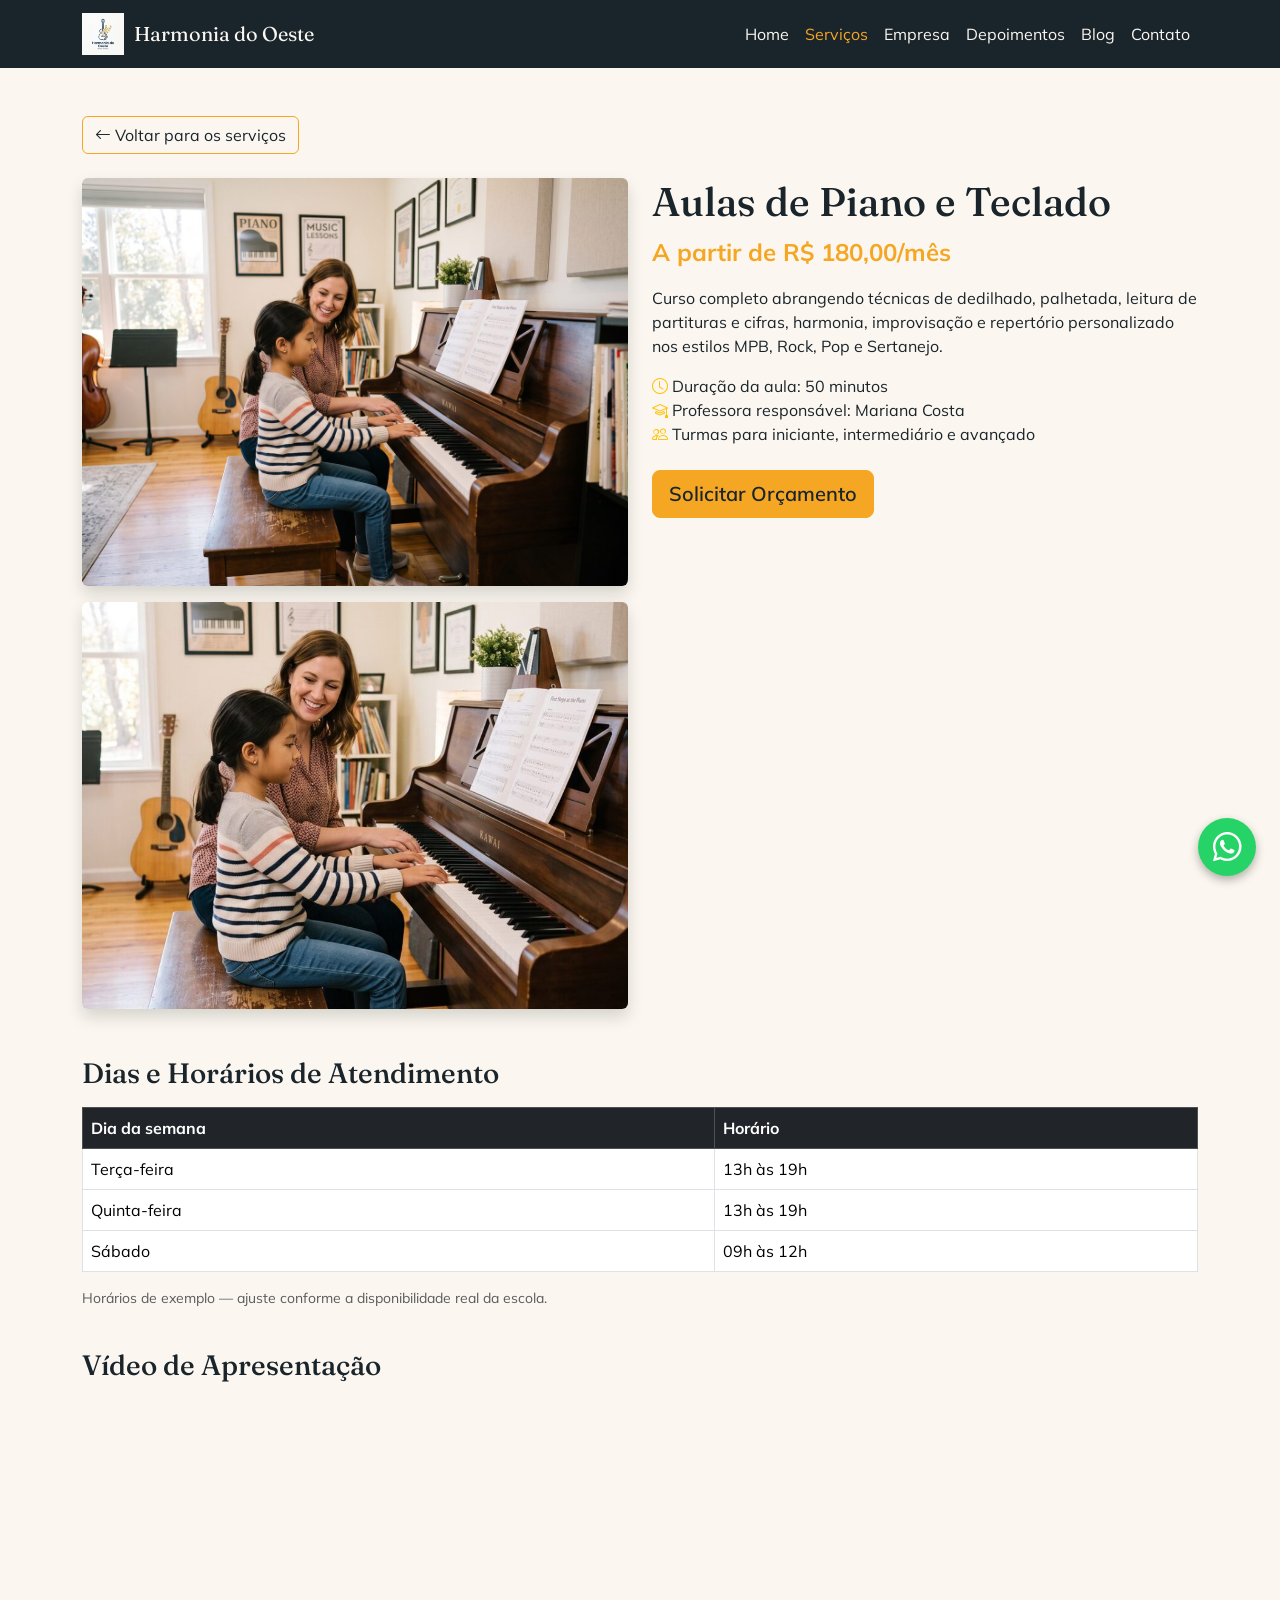
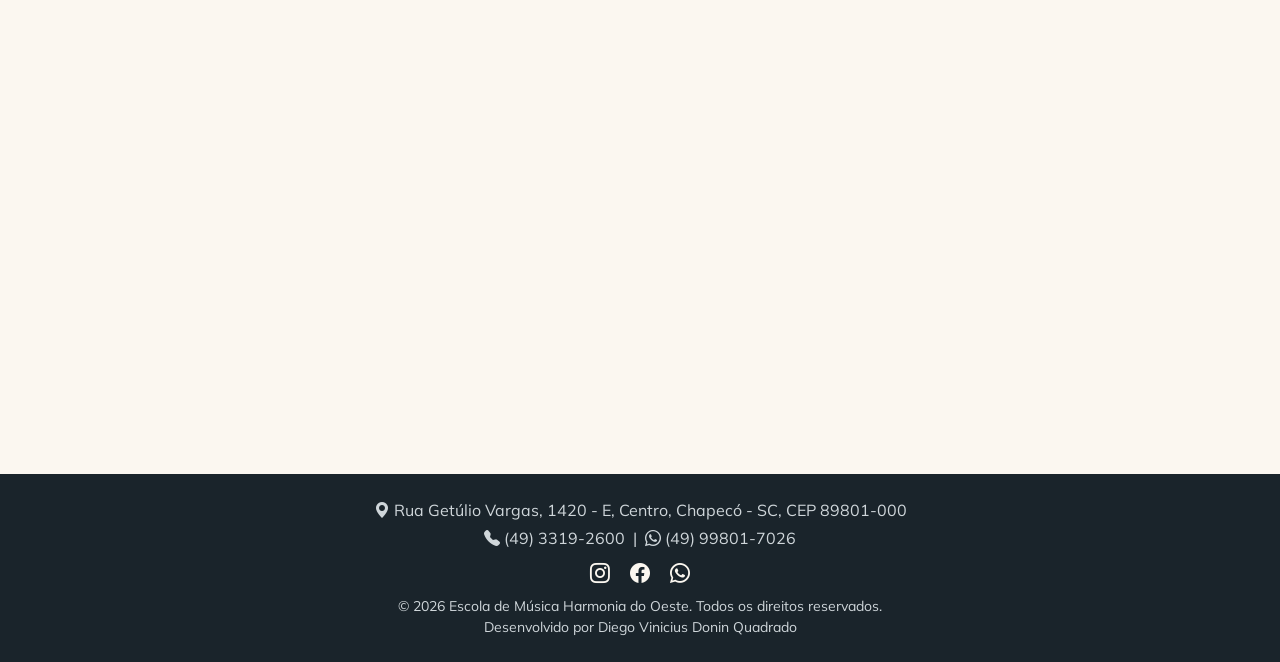
<file: servico-piano.html>
<!DOCTYPE html>
<html lang="pt-br">
<head>
  <meta charset="UTF-8">
  <meta name="viewport" content="width=device-width, initial-scale=1.0">
  <title>Aulas de Piano e Teclado - Harmonia do Oeste</title>

  <link href="https://cdn.jsdelivr.net/npm/bootstrap@5.3.3/dist/css/bootstrap.min.css" rel="stylesheet">
  <link rel="stylesheet" href="https://cdn.jsdelivr.net/npm/bootstrap-icons@1.11.3/font/bootstrap-icons.css">
  <link rel="preconnect" href="https://fonts.googleapis.com">
  <link href="https://fonts.googleapis.com/css2?family=Fraunces:wght@600;700&family=Mulish:wght@400;600;700&display=swap" rel="stylesheet">
  <link rel="stylesheet" href="css/style.css">
</head>
<body>

  <!-- ===================== MENU PRINCIPAL ===================== -->
  <nav class="navbar navbar-expand-lg navbar-harmonia sticky-top">
    <div class="container">
      <a class="navbar-brand d-flex align-items-center" href="index.html">
        <img src="img/logo.jpg" alt="Logo Harmonia do Oeste">
        Harmonia do Oeste
      </a>
      <button class="navbar-toggler" type="button" data-bs-toggle="collapse" data-bs-target="#menuPrincipal">
        <span class="navbar-toggler-icon"></span>
      </button>
      <div class="collapse navbar-collapse" id="menuPrincipal">
        <ul class="navbar-nav ms-auto">
          <li class="nav-item"><a class="nav-link" href="index.html">Home</a></li>
          <li class="nav-item"><a class="nav-link active" href="index.html#servicos">Serviços</a></li>
          <li class="nav-item"><a class="nav-link" href="empresa.html">Empresa</a></li>
          <li class="nav-item"><a class="nav-link" href="index.html#depoimentos">Depoimentos</a></li>
          <li class="nav-item"><a class="nav-link" href="blog.html">Blog</a></li>
          <li class="nav-item"><a class="nav-link" href="contato.html">Contato</a></li>
        </ul>
      </div>
    </div>
  </nav>

  <div class="container py-5">

    <a href="index.html#servicos" class="btn btn-outline-ambar mb-4"><i class="bi bi-arrow-left"></i> Voltar para os serviços</a>

    <div class="row g-4">

      <!-- Fotos do serviço -->
      <div class="col-lg-6">
        <img src="img/servico-piano.jpg" class="img-fluid rounded shadow mb-3" alt="Aula de Piano e Teclado - foto 1">
        <img src="img/servico-piano-2.jpg" class="img-fluid rounded shadow" alt="Aula de Piano e Teclado - foto 2">
      </div>

      <!-- Informações do serviço -->
      <div class="col-lg-6">
        <h1 class="fw-titulo">Aulas de Piano e Teclado</h1>
        <p class="preco-servico fs-4">A partir de R$ 180,00/mês <!-- valor de exemplo, ajuste conforme sua tabela real --></p>

        <p>
          Curso completo abrangendo técnicas de dedilhado, palhetada, leitura de partituras e cifras,
          harmonia, improvisação e repertório personalizado nos estilos MPB, Rock, Pop e Sertanejo.
        </p>

        <ul class="list-unstyled">
          <li><i class="bi bi-clock text-warning"></i> Duração da aula: 50 minutos</li>
          <li><i class="bi bi-mortarboard text-warning"></i> Professora responsável: Mariana Costa</li>
          <li><i class="bi bi-people text-warning"></i> Turmas para iniciante, intermediário e avançado</li>
        </ul>

        <button type="button" class="btn btn-ambar btn-lg mt-2" data-bs-toggle="modal" data-bs-target="#modalOrcamento">
          Solicitar Orçamento
        </button>
      </div>
    </div>

    <!-- Dias e horários de atendimento (Tabela) -->
    <div class="row mt-5">
      <div class="col-12">
        <h3 class="fw-titulo mb-3">Dias e Horários de Atendimento</h3>
        <div class="table-responsive">
          <table class="table table-bordered align-middle">
            <thead class="table-dark">
              <tr>
                <th>Dia da semana</th>
                <th>Horário</th>
              </tr>
            </thead>
            <tbody>
              <tr><td>Terça-feira</td><td>13h às 19h</td></tr>
              <tr><td>Quinta-feira</td><td>13h às 19h</td></tr>
              <tr><td>Sábado</td><td>09h às 12h</td></tr>
            </tbody>
          </table>
        </div>
        <p class="text-muted small">Horários de exemplo — ajuste conforme a disponibilidade real da escola.</p>
      </div>
    </div>

    <!-- Vídeo de apresentação -->
    <div class="row mt-4">
      <div class="col-12">
        <h3 class="fw-titulo mb-3">Vídeo de Apresentação</h3>
        <div class="ratio ratio-16x9">
          <iframe src="https://www.youtube.com/embed/OBQF__bJEK4" title="Apresentação de Piano e Teclado" allowfullscreen></iframe>
        </div>
      </div>
    </div>

  </div>

  <!-- ===================== MODAL DE ORÇAMENTO ===================== -->
  <div class="modal fade" id="modalOrcamento" tabindex="-1" aria-labelledby="modalOrcamentoLabel" aria-hidden="true">
    <div class="modal-dialog">
      <div class="modal-content">
        <div class="modal-header">
          <h5 class="modal-title" id="modalOrcamentoLabel">Solicitar Orçamento - Piano e Teclado</h5>
          <button type="button" class="btn-close" data-bs-dismiss="modal"></button>
        </div>
        <div class="modal-body">
          <!-- Formulário de orçamento: o JavaScript (js/orcamento.js) envia
               estes dados para php/salvar_orcamento.php, que grava no banco -->
          <form id="formOrcamento">
            <!-- campo escondido para o banco saber de qual curso é o orçamento -->
            <input type="hidden" name="servico" value="Piano e Teclado">
            <div class="mb-3">
              <label class="form-label">Nome</label>
              <input type="text" name="nome" class="form-control" required>
            </div>
            <div class="mb-3">
              <label class="form-label">E-mail</label>
              <input type="email" name="email" class="form-control" required>
            </div>
            <div class="mb-3">
              <label class="form-label">Telefone</label>
              <input type="tel" name="telefone" class="form-control" required>
            </div>
            <div class="mb-3">
              <label class="form-label">Endereço</label>
              <input type="text" name="endereco" class="form-control">
            </div>
            <div class="row">
              <div class="col-8 mb-3">
                <label class="form-label">Cidade</label>
                <input type="text" name="cidade" class="form-control">
              </div>
              <div class="col-4 mb-3">
                <label class="form-label">UF</label>
                <input type="text" name="uf" maxlength="2" class="form-control">
              </div>
            </div>
            <div class="mb-3">
              <label class="form-label">Data desejada para a realização do serviço</label>
              <input type="date" name="data_desejada" class="form-control">
            </div>
            <div class="mb-3">
              <label class="form-label">Observações</label>
              <textarea name="observacoes" class="form-control" rows="3"></textarea>
            </div>
          </form>
          <div id="alertaOrcamento" class="d-none"></div>
        </div>
        <div class="modal-footer">
          <button type="button" class="btn btn-secondary" data-bs-dismiss="modal">Cancelar</button>
          <!-- form="formOrcamento" liga este botão ao formulário acima -->
          <button type="submit" form="formOrcamento" id="btnEnviarOrcamento" class="btn btn-ambar">Enviar Solicitação</button>
        </div>
      </div>
    </div>
  </div>

  <!-- ===================== RODAPÉ ===================== -->
  <footer class="py-4">
    <div class="container text-center">
      <p class="mb-1"><i class="bi bi-geo-alt-fill"></i> Rua Getúlio Vargas, 1420 - E, Centro, Chapecó - SC, CEP 89801-000</p>
      <p class="mb-1"><i class="bi bi-telephone-fill"></i> (49) 3319-2600 &nbsp;|&nbsp; <i class="bi bi-whatsapp"></i> (49) 99801-7026</p>
      <div class="my-2">
        <a href="#" class="mx-2" title="Instagram"><i class="bi bi-instagram fs-5"></i></a>
        <a href="#" class="mx-2" title="Facebook"><i class="bi bi-facebook fs-5"></i></a>
        <a href="https://wa.me/5549998017026" class="mx-2" title="WhatsApp"><i class="bi bi-whatsapp fs-5"></i></a>
      </div>
      <p class="small mb-0">&copy; 2026 Escola de Música Harmonia do Oeste. Todos os direitos reservados.</p>
      <p class="small mb-0">Desenvolvido por Diego Vinicius Donin Quadrado</p>
    </div>
  </footer>

  <a href="https://wa.me/5549998017026" class="whatsapp-flutuante" target="_blank" title="Fale conosco pelo WhatsApp">
    <i class="bi bi-whatsapp"></i>
  </a>

  <script src="https://cdn.jsdelivr.net/npm/bootstrap@5.3.3/dist/js/bootstrap.bundle.min.js"></script>
  <script src="js/funcoes.js"></script>
  <script src="js/orcamento.js"></script>
</body>
</html>
</file>
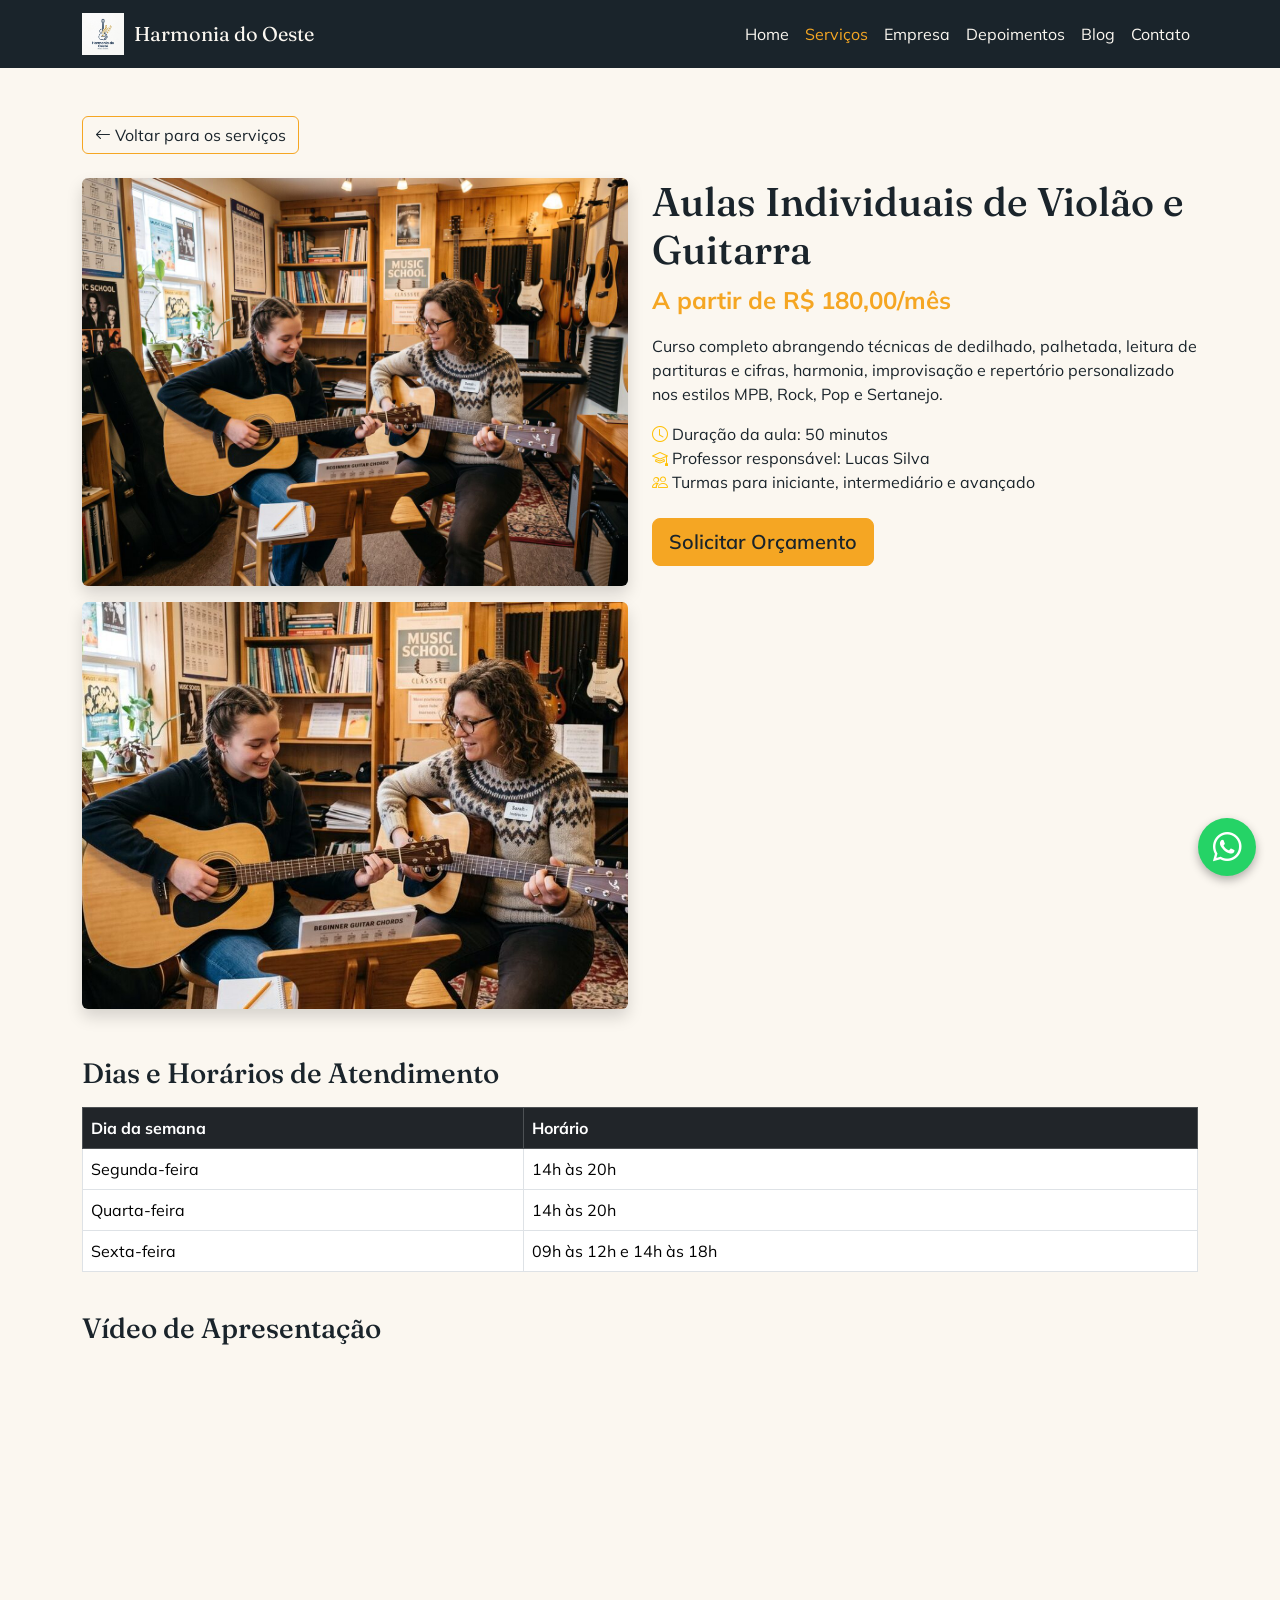
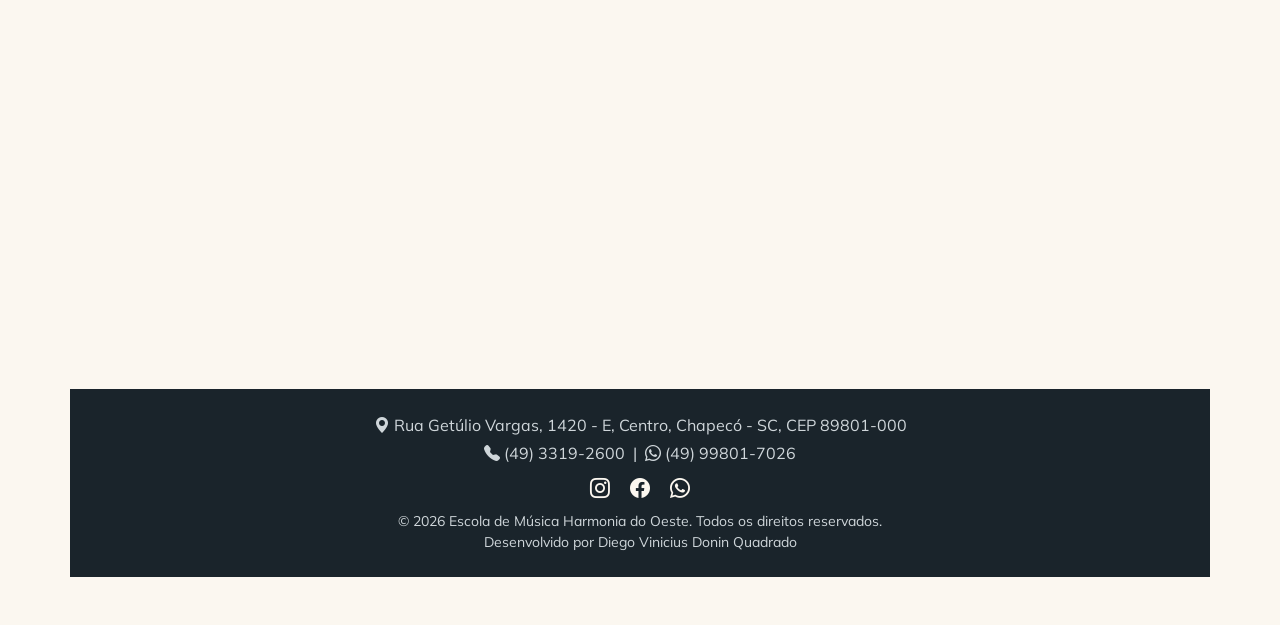
<file: servico-violao.html>
<!DOCTYPE html>
<html lang="pt-br">
<head>
  <meta charset="UTF-8">
  <meta name="viewport" content="width=device-width, initial-scale=1.0">
  <title>Aulas de Violão e Guitarra - Harmonia do Oeste</title>

  <link href="https://cdn.jsdelivr.net/npm/bootstrap@5.3.3/dist/css/bootstrap.min.css" rel="stylesheet">
  <link rel="stylesheet" href="https://cdn.jsdelivr.net/npm/bootstrap-icons@1.11.3/font/bootstrap-icons.css">
  <link rel="preconnect" href="https://fonts.googleapis.com">
  <link href="https://fonts.googleapis.com/css2?family=Fraunces:wght@600;700&family=Mulish:wght@400;600;700&display=swap" rel="stylesheet">
  <link rel="stylesheet" href="css/style.css">
</head>
<body>

  <nav class="navbar navbar-expand-lg navbar-harmonia sticky-top">
    <div class="container">
      <a class="navbar-brand d-flex align-items-center" href="index.html">
        <img src="img/logo.jpg" alt="Logo Harmonia do Oeste">
        Harmonia do Oeste
      </a>
      <button class="navbar-toggler" type="button" data-bs-toggle="collapse" data-bs-target="#menuPrincipal">
        <span class="navbar-toggler-icon"></span>
      </button>
      <div class="collapse navbar-collapse" id="menuPrincipal">
        <ul class="navbar-nav ms-auto">
          <li class="nav-item"><a class="nav-link" href="index.html">Home</a></li>
          <li class="nav-item"><a class="nav-link active" href="index.html#servicos">Serviços</a></li>
          <li class="nav-item"><a class="nav-link" href="empresa.html">Empresa</a></li>
          <li class="nav-item"><a class="nav-link" href="index.html#depoimentos">Depoimentos</a></li>
          <li class="nav-item"><a class="nav-link" href="blog.html">Blog</a></li>
          <li class="nav-item"><a class="nav-link" href="contato.html">Contato</a></li>
        </ul>
      </div>
    </div>
  </nav>

  <div class="container py-5">

    <a href="index.html#servicos" class="btn btn-outline-ambar mb-4"><i class="bi bi-arrow-left"></i> Voltar para os serviços</a>

    <div class="row g-4">

      <div class="col-lg-6">
        <img src="img/servico-violao.jpg" class="img-fluid rounded shadow mb-3" alt="Aula de Violão e Guitarra - foto 1">
        <img src="img/servico-violao-2.jpg" class="img-fluid rounded shadow" alt="Aula de Violão e Guitarra - foto 2">
      </div>

      <div class="col-lg-6">
        <h1 class="fw-titulo">Aulas Individuais de Violão e Guitarra</h1>
        <p class="preco-servico fs-4">A partir de R$ 180,00/mês</p>

        <p>
          Curso completo abrangendo técnicas de dedilhado, palhetada, leitura de partituras e cifras,
          harmonia, improvisação e repertório personalizado nos estilos MPB, Rock, Pop e Sertanejo.
        </p>

        <ul class="list-unstyled">
          <li><i class="bi bi-clock text-warning"></i> Duração da aula: 50 minutos</li>
          <li><i class="bi bi-mortarboard text-warning"></i> Professor responsável: Lucas Silva</li>
          <li><i class="bi bi-people text-warning"></i> Turmas para iniciante, intermediário e avançado</li>
        </ul>

        <button type="button" class="btn btn-ambar btn-lg mt-2" data-bs-toggle="modal" data-bs-target="#modalOrcamento">
          Solicitar Orçamento
        </button>
      </div>
    </div>

    <div class="row mt-5">
      <div class="col-12">
        <h3 class="fw-titulo mb-3">Dias e Horários de Atendimento</h3>
        <div class="table-responsive">
          <table class="table table-bordered align-middle">
            <thead class="table-dark">
              <tr>
                <th>Dia da semana</th>
                <th>Horário</th>
              </tr>
            </thead>
            <tbody>
              <tr><td>Segunda-feira</td><td>14h às 20h</td></tr>
              <tr><td>Quarta-feira</td><td>14h às 20h</td></tr>
              <tr><td>Sexta-feira</td><td>09h às 12h e 14h às 18h</td></tr>
            </tbody>
          </table>
    </div>

    <div class="row mt-4">
      <div class="col-12">
        <h3 class="fw-titulo mb-3">Vídeo de Apresentação</h3>
        <div class="ratio ratio-16x9">
          <iframe src="https://www.youtube.com/embed/ENDBem4MhX4" title="Apresentação didática de Violão e Guitarra" allowfullscreen></iframe>
        </div>
      </div>
    </div>

  </div>

  <div class="modal fade" id="modalOrcamento" tabindex="-1" aria-labelledby="modalOrcamentoLabel" aria-hidden="true">
    <div class="modal-dialog">
      <div class="modal-content">
        <div class="modal-header">
          <h5 class="modal-title" id="modalOrcamentoLabel">Solicitar Orçamento - Violão e Guitarra</h5>
          <button type="button" class="btn-close" data-bs-dismiss="modal"></button>
        </div>
        <div class="modal-body">
          <!-- Formulário de orçamento: o JavaScript (js/orcamento.js) envia
               estes dados para php/salvar_orcamento.php, que grava no banco -->
          <form id="formOrcamento">
            <!-- campo escondido para o banco saber de qual curso é o orçamento -->
            <input type="hidden" name="servico" value="Violão e Guitarra">
            <div class="mb-3">
              <label class="form-label">Nome</label>
              <input type="text" name="nome" class="form-control" required>
            </div>
            <div class="mb-3">
              <label class="form-label">E-mail</label>
              <input type="email" name="email" class="form-control" required>
            </div>
            <div class="mb-3">
              <label class="form-label">Telefone</label>
              <input type="tel" name="telefone" class="form-control" required>
            </div>
            <div class="mb-3">
              <label class="form-label">Endereço</label>
              <input type="text" name="endereco" class="form-control">
            </div>
            <div class="row">
              <div class="col-8 mb-3">
                <label class="form-label">Cidade</label>
                <input type="text" name="cidade" class="form-control">
              </div>
              <div class="col-4 mb-3">
                <label class="form-label">UF</label>
                <input type="text" name="uf" maxlength="2" class="form-control">
              </div>
            </div>
            <div class="mb-3">
              <label class="form-label">Data desejada para a realização do serviço</label>
              <input type="date" name="data_desejada" class="form-control">
            </div>
            <div class="mb-3">
              <label class="form-label">Observações</label>
              <textarea name="observacoes" class="form-control" rows="3"></textarea>
            </div>
          </form>
          <div id="alertaOrcamento" class="d-none"></div>
        </div>
        <div class="modal-footer">
          <button type="button" class="btn btn-secondary" data-bs-dismiss="modal">Cancelar</button>
          <!-- form="formOrcamento" liga este botão ao formulário acima -->
          <button type="submit" form="formOrcamento" id="btnEnviarOrcamento" class="btn btn-ambar">Enviar Solicitação</button>
        </div>
      </div>
    </div>
  </div>

  <footer class="py-4">
    <div class="container text-center">
      <p class="mb-1"><i class="bi bi-geo-alt-fill"></i> Rua Getúlio Vargas, 1420 - E, Centro, Chapecó - SC, CEP 89801-000</p>
      <p class="mb-1"><i class="bi bi-telephone-fill"></i> (49) 3319-2600 &nbsp;|&nbsp; <i class="bi bi-whatsapp"></i> (49) 99801-7026</p>
      <div class="my-2">
        <a href="#" class="mx-2" title="Instagram"><i class="bi bi-instagram fs-5"></i></a>
        <a href="#" class="mx-2" title="Facebook"><i class="bi bi-facebook fs-5"></i></a>
        <a href="https://wa.me/5549998017026" class="mx-2" title="WhatsApp"><i class="bi bi-whatsapp fs-5"></i></a>
      </div>
      <p class="small mb-0">&copy; 2026 Escola de Música Harmonia do Oeste. Todos os direitos reservados.</p>
      <p class="small mb-0">Desenvolvido por Diego Vinicius Donin Quadrado</p>
    </div>
  </footer>

  <a href="https://wa.me/5549998017026" class="whatsapp-flutuante" target="_blank" title="Fale conosco pelo WhatsApp">
    <i class="bi bi-whatsapp"></i>
  </a>

  <script src="https://cdn.jsdelivr.net/npm/bootstrap@5.3.3/dist/js/bootstrap.bundle.min.js"></script>
  <script src="js/funcoes.js"></script>
  <script src="js/orcamento.js"></script>
</body>
</html>
</file>
<file: css/style.css>
:root {
  --azul-noturno: #1A242B;
  --dourado-ambar: #F5A623;
  --creme: #FBF7F0;
}

body {
  font-family: 'Mulish', sans-serif;
  color: var(--azul-noturno);
  background-color: var(--creme);
}

h1, h2, h3, h4, .navbar-brand, .fw-titulo {
  font-family: 'Fraunces', serif;
}

a {
  color: var(--azul-noturno);
}

.navbar-harmonia {
  background-color: var(--azul-noturno);
}

.navbar-harmonia .navbar-brand,
.navbar-harmonia .nav-link {
  color: #FBF7F0;
}

.navbar-harmonia .nav-link:hover,
.navbar-harmonia .nav-link.active {
  color: var(--dourado-ambar);
}

.navbar-harmonia .navbar-brand img {
  height: 42px;
  margin-right: 10px;
}

.btn-ambar {
  background-color: var(--dourado-ambar);
  border-color: var(--dourado-ambar);
  color: var(--azul-noturno);
  font-weight: 600;
}

.btn-ambar:hover {
  background-color: #d88f12;
  border-color: #d88f12;
  color: var(--azul-noturno);
}

.btn-outline-ambar {
  border-color: var(--dourado-ambar);
  color: var(--azul-noturno);
}

.btn-outline-ambar:hover {
  background-color: var(--dourado-ambar);
  color: var(--azul-noturno);
}

.secao-escura {
  background-color: var(--azul-noturno);
  color: #FBF7F0;
}

.secao-escura h2 {
  color: var(--dourado-ambar);
}

.carousel-item {
  height: 480px;
}

.carousel-item img {
  object-fit: cover;
  height: 100%;
  width: 100%;
  filter: brightness(0.55);
}

.carousel-caption h2 {
  color: #FBF7F0;
  font-size: 2.4rem;
}

.carousel-caption {
  bottom: 15%;
}

.card-servico img {
  height: 220px;
  object-fit: cover;
}

.card-servico .card-title {
  color: var(--azul-noturno);
}

.preco-servico {
  color: var(--dourado-ambar);
  font-weight: 700;
  font-size: 1.2rem;
}

.card-profissional img {
  height: 260px;
  object-fit: cover;
}

.card-depoimento img {
  width: 64px;
  height: 64px;
  object-fit: cover;
  border-radius: 50%;
}

.estrela {
  color: var(--dourado-ambar);
}

footer {
  background-color: var(--azul-noturno);
  color: #cfd6da;
}

footer a {
  color: #FBF7F0;
}

footer a:hover {
  color: var(--dourado-ambar);
}

.whatsapp-flutuante {
  position: fixed;
  bottom: 24px;
  right: 24px;
  background-color: #25D366;
  color: #fff;
  border-radius: 50%;
  width: 58px;
  height: 58px;
  display: flex;
  align-items: center;
  justify-content: center;
  font-size: 1.8rem;
  box-shadow: 0 4px 10px rgba(0,0,0,0.3);
  z-index: 1050;
}

.whatsapp-flutuante:hover {
  background-color: #1ebe57;
  color: #fff;
}

.secao-clara {
  background-color: #ffffff;
}

.linha-dourada {
  width: 60px;
  height: 4px;
  background-color: var(--dourado-ambar);
  border: none;
  margin: 0 auto 1.5rem auto;
}
</file>
